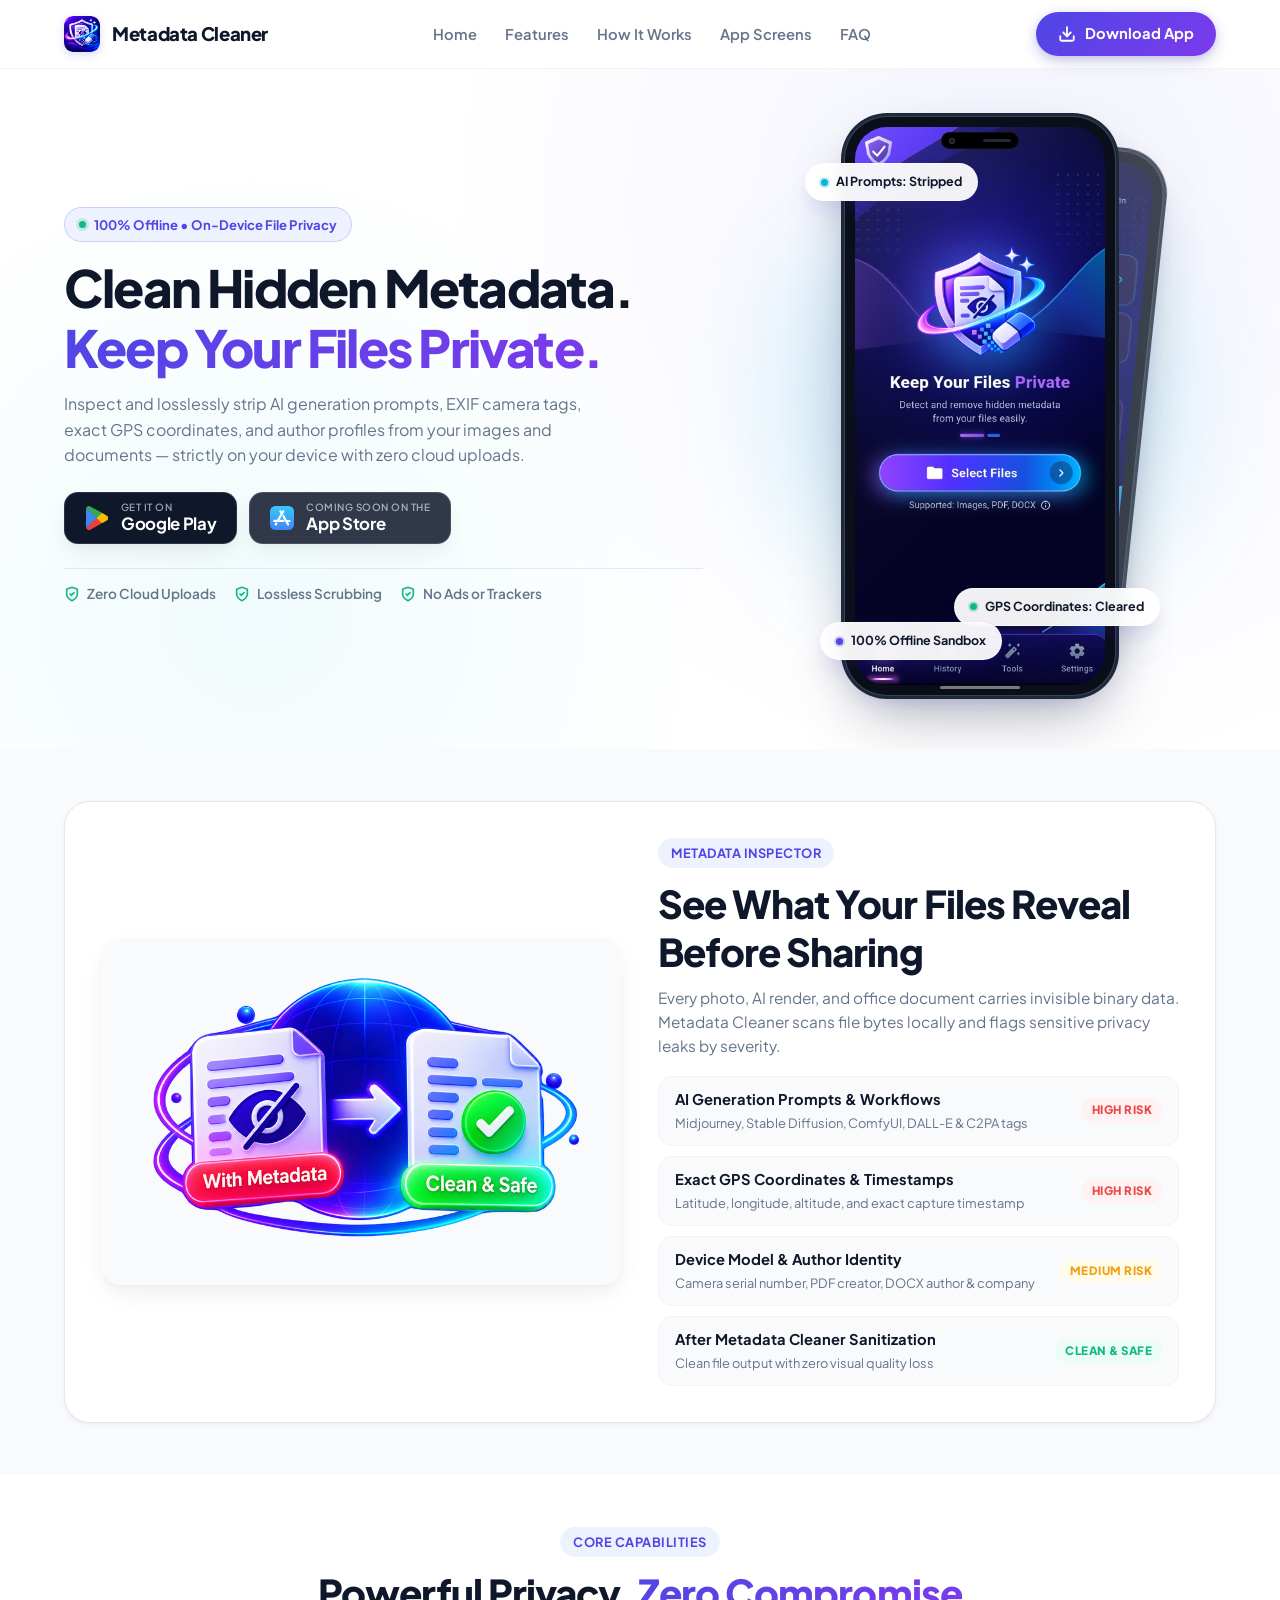
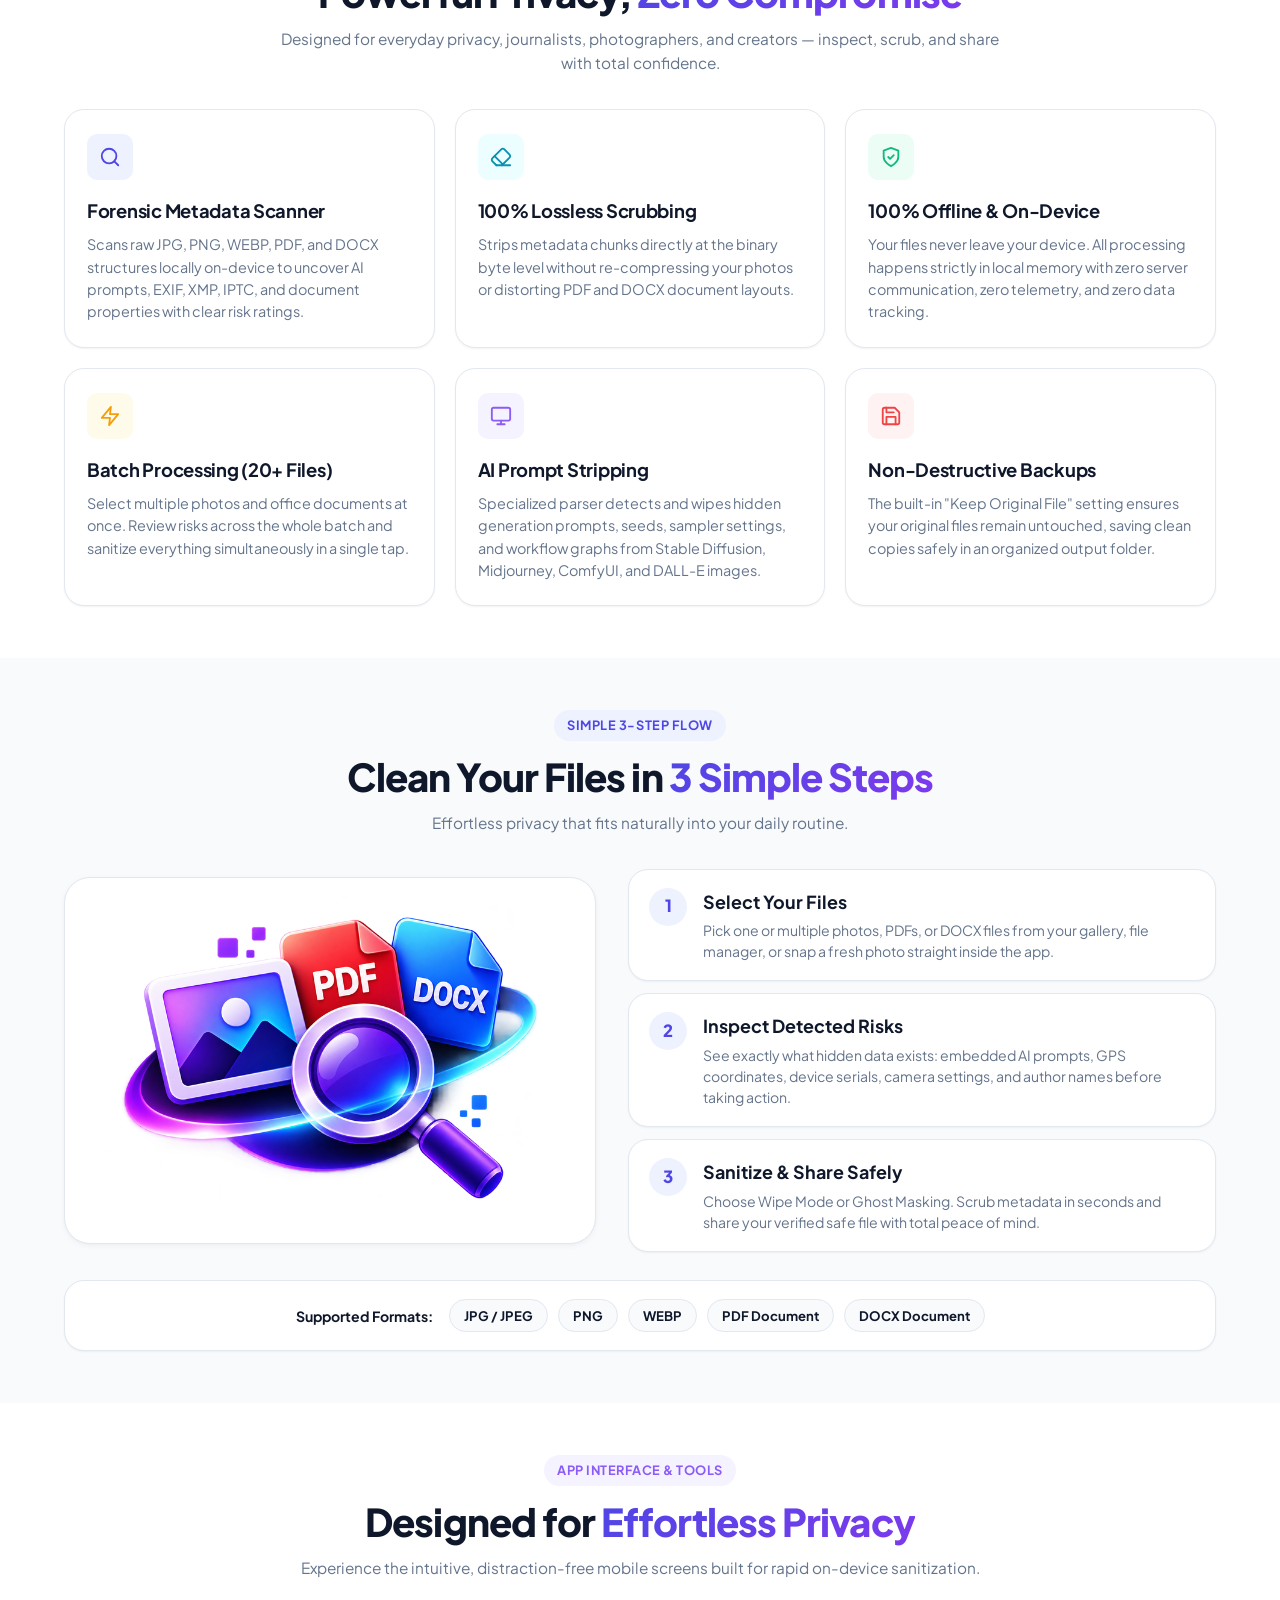
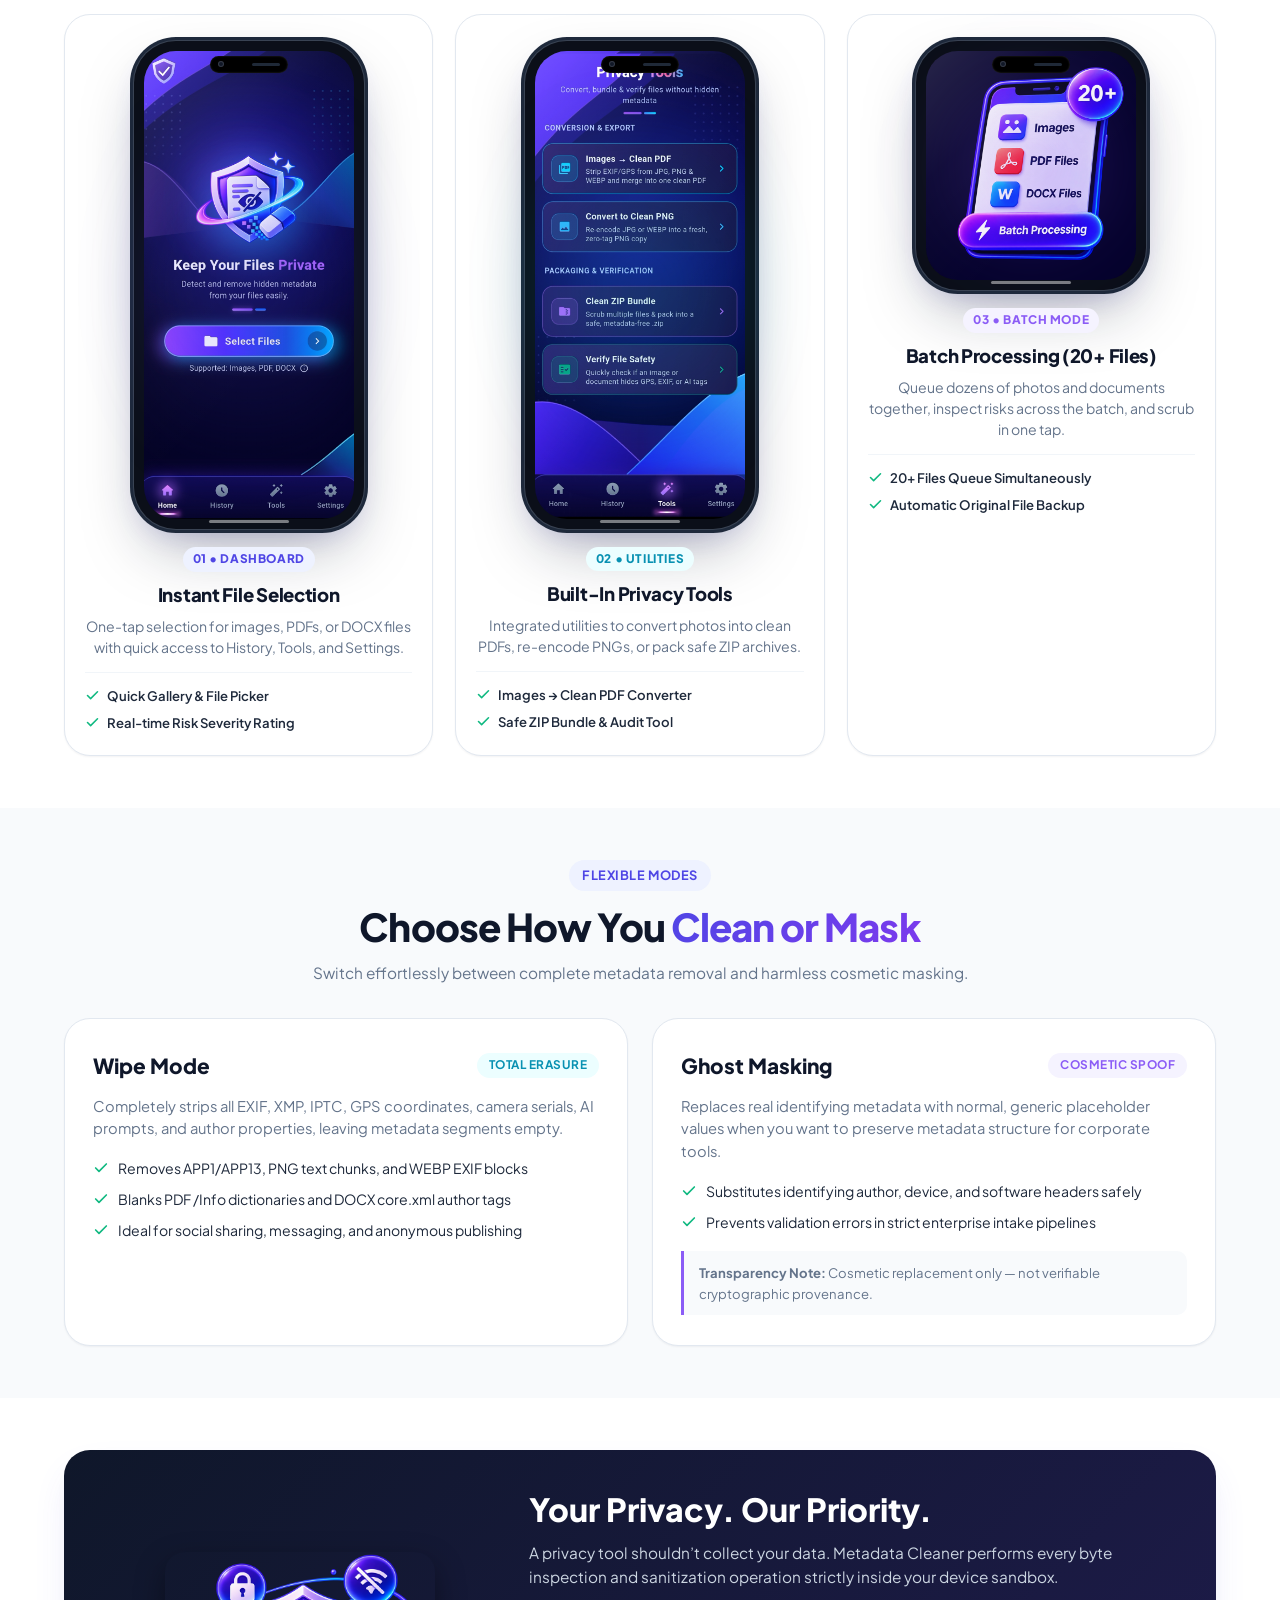
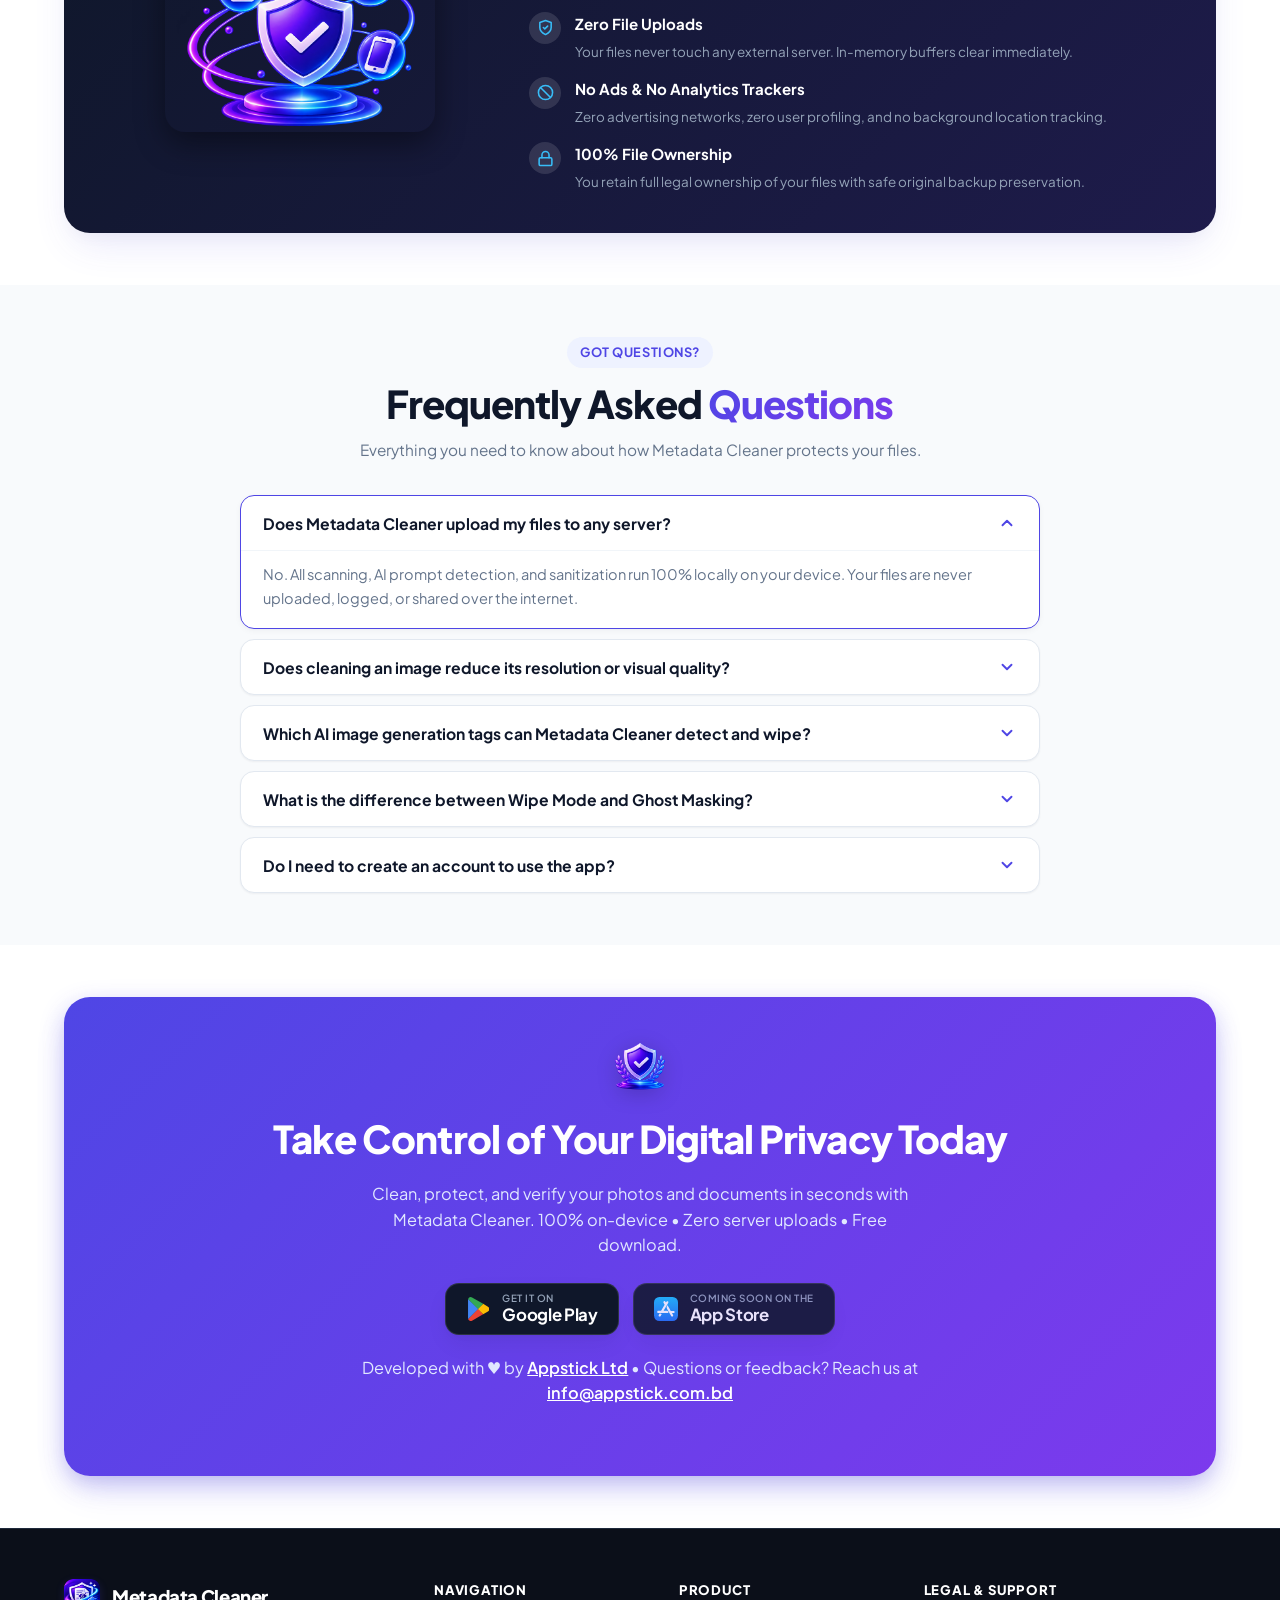
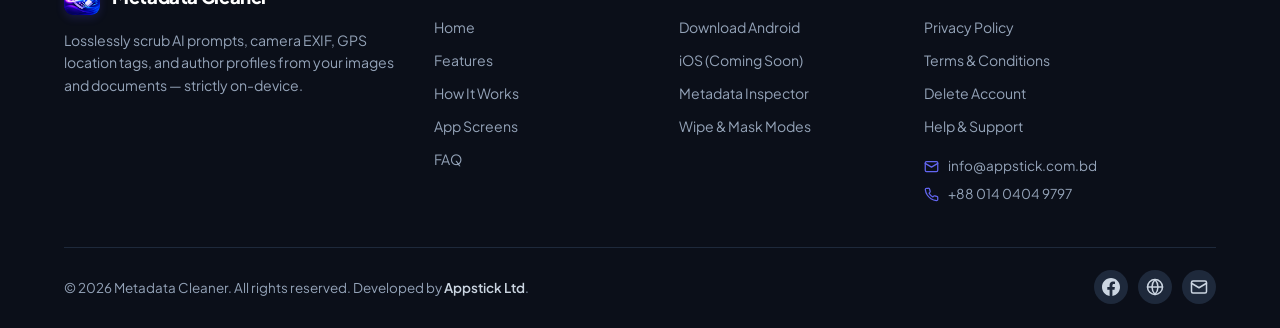
<file: index.html>
<!DOCTYPE html>
<html lang="en">

<head>
  <meta charset="UTF-8" />
  <meta name="viewport" content="width=device-width, initial-scale=1.0" />
  <title>Metadata Cleaner — AI Metadata &amp; Document Privacy Sanitizer</title>
  <meta name="description"
    content="Metadata Cleaner: losslessly inspect, strip, or mask AI generation prompts, EXIF, GPS coordinates, and hidden author tags from JPG, PNG, WEBP, PDF, and DOCX files — 100% on-device." />
  <meta name="theme-color" content="#4F46E5" />
  <link rel="icon" type="image/png" href="assets/favicon.png" />
  <link rel="preconnect" href="https://fonts.googleapis.com" />
  <link rel="preconnect" href="https://fonts.gstatic.com" crossorigin />
  <link href="https://fonts.googleapis.com/css2?family=Plus+Jakarta+Sans:wght@400;500;600;700;800&display=swap"
    rel="stylesheet" />
  <link rel="stylesheet" href="styles.css" />
</head>

<body id="top">

  <!-- =====================================================================
       Header / Navigation
       ===================================================================== -->
  <header class="site-header">
    <div class="container">
      <nav class="navbar" aria-label="Main Navigation">
        <a href="#top" class="brand-logo" aria-label="Metadata Cleaner Home">
          <img src="assets/logo.png" alt="Metadata Cleaner Logo" class="brand-icon" width="38" height="38" />
          <span class="brand-name">Metadata Cleaner</span>
        </a>

        <ul class="nav-menu">
          <li><a href="#top" class="nav-link active">Home</a></li>
          <li><a href="#features" class="nav-link">Features</a></li>
          <li><a href="#how-it-works" class="nav-link">How It Works</a></li>
          <li><a href="#screens" class="nav-link">App Screens</a></li>
          <li><a href="#faq" class="nav-link">FAQ</a></li>
        </ul>

        <div class="header-actions">
          <a href="#download" class="btn-primary">
            <svg width="18" height="18" viewBox="0 0 24 24" fill="none" stroke="currentColor" stroke-width="2.4"
              stroke-linecap="round" stroke-linejoin="round" aria-hidden="true">
              <path d="M21 15v4a2 2 0 0 1-2 2H5a2 2 0 0 1-2-2v-4"></path>
              <polyline points="7 10 12 15 17 10"></polyline>
              <line x1="12" y1="15" x2="12" y2="3"></line>
            </svg>
            <span>Download App</span>
          </a>

          <button class="mobile-nav-toggle" aria-label="Toggle mobile menu">
            <span></span>
            <span></span>
            <span></span>
          </button>
        </div>
      </nav>
    </div>
  </header>

  <main>
    <!-- ===================================================================
         Hero Section (Layered Dual-Screen Mockup)
         =================================================================== -->
    <section class="hero-section">
      <div class="container hero-grid">
        <div class="hero-content">
          <div class="hero-badge">
            <span class="hero-badge-dot"></span>
            <span>100% Offline &bull; On-Device File Privacy</span>
          </div>

          <h1 class="hero-title">
            Clean Hidden Metadata. <span class="text-gradient">Keep Your Files Private.</span>
          </h1>

          <p class="hero-subtitle">
            Inspect and losslessly strip AI generation prompts, EXIF camera tags,
            exact GPS coordinates, and author profiles from your images and documents &mdash;
            strictly on your device with zero cloud uploads.
          </p>

          <div class="hero-actions">
            <div class="store-buttons">
              <!-- Google Play Store Button -->
              <a href="#download" class="store-btn" aria-label="Download on Google Play">
                <span class="store-btn-icon">
                  <img src="assets/google-play.svg" alt="Google Play" width="26" height="26" />
                </span>
                <div class="store-btn-text">
                  <span class="store-btn-sub">GET IT ON</span>
                  <span class="store-btn-main">Google Play</span>
                </div>
              </a>

              <!-- App Store Button (Coming Soon) -->
              <div class="store-btn store-btn-soon" aria-label="App Store version coming soon">
                <span class="store-btn-icon">
                  <img src="assets/app-store.svg" alt="App Store" width="26" height="26" />
                </span>
                <div class="store-btn-text">
                  <span class="store-btn-sub">Coming soon on the</span>
                  <span class="store-btn-main">App Store</span>
                </div>
              </div>
            </div>
          </div>

          <div class="hero-trust">
            <div class="trust-item">
              <svg class="trust-icon" viewBox="0 0 24 24" fill="none" stroke="currentColor" stroke-width="2.5"
                stroke-linecap="round" stroke-linejoin="round" aria-hidden="true">
                <path d="M12 22s8-4 8-10V5l-8-3-8 3v7c0 6 8 10 8 10Z" />
                <path d="m9 12 2 2 4-4" />
              </svg>
              <span>Zero Cloud Uploads</span>
            </div>

            <div class="trust-item">
              <svg class="trust-icon" viewBox="0 0 24 24" fill="none" stroke="currentColor" stroke-width="2.5"
                stroke-linecap="round" stroke-linejoin="round" aria-hidden="true">
                <path d="M12 22s8-4 8-10V5l-8-3-8 3v7c0 6 8 10 8 10Z" />
                <path d="m9 12 2 2 4-4" />
              </svg>
              <span>Lossless Scrubbing</span>
            </div>

            <div class="trust-item">
              <svg class="trust-icon" viewBox="0 0 24 24" fill="none" stroke="currentColor" stroke-width="2.5"
                stroke-linecap="round" stroke-linejoin="round" aria-hidden="true">
                <path d="M12 22s8-4 8-10V5l-8-3-8 3v7c0 6 8 10 8 10Z" />
                <path d="m9 12 2 2 4-4" />
              </svg>
              <span>No Ads or Trackers</span>
            </div>
          </div>
        </div>

        <!-- Enhanced Hero Phone Showcase -->
        <div class="hero-visual">
          <div class="hero-ambient-glow" aria-hidden="true"></div>

          <div class="hero-showcase-container">
            <!-- Floating Chips -->
            <div class="floating-chip floating-chip--top-left">
              <span class="chip-dot chip-dot--cyan"></span>
              <span>AI Prompts: Stripped</span>
            </div>

            <div class="floating-chip floating-chip--bottom-right">
              <span class="chip-dot chip-dot--emerald"></span>
              <span>GPS Coordinates: Cleared</span>
            </div>

            <div class="floating-chip floating-chip--bottom-left">
              <span class="chip-dot chip-dot--indigo"></span>
              <span>100% Offline Sandbox</span>
            </div>

            <!-- Layered Secondary Phone (Peeking behind) -->
            <div class="hero-layered-phone">
              <div class="phone-device">
                <div class="phone-dynamic-island">
                  <div class="phone-camera-lens"></div>
                  <div class="phone-speaker-bar"></div>
                </div>
                <div class="phone-screen-display">
                  <img src="assets/screen-tools.png" alt="Privacy tools preview" width="390" height="869" />
                </div>
                <div class="phone-home-indicator"></div>
              </div>
            </div>

            <!-- Primary Foreground Phone -->
            <div class="hero-primary-phone">
              <div class="phone-device">
                <div class="phone-dynamic-island">
                  <div class="phone-camera-lens"></div>
                  <div class="phone-speaker-bar"></div>
                </div>
                <div class="phone-screen-display">
                  <img src="assets/screen-home.png"
                    alt="Metadata Cleaner mobile home screen showing simple clean interface" width="389" height="868"
                    priority />
                </div>
                <div class="phone-home-indicator"></div>
              </div>
            </div>
          </div>
        </div>
      </div>
    </section>

    <!-- ===================================================================
         Before & After Showcase / Leak Inspector
         =================================================================== -->
    <section class="section-padding section-alt" id="inspector">
      <div class="container">
        <div class="showcase-grid">
          <div class="showcase-media">
            <img src="assets/clean-compare.png"
              alt="Comparison showing a file with hidden metadata versus sanitized file" width="880" height="586"
              loading="lazy" />
          </div>

          <div>
            <div class="badge-tag">Metadata Inspector</div>
            <h2 class="section-title">See What Your Files Reveal Before Sharing</h2>
            <p class="section-subtitle">
              Every photo, AI render, and office document carries invisible binary data.
              Metadata Cleaner scans file bytes locally and flags sensitive privacy leaks by severity.
            </p>

            <div class="risk-list">
              <div class="risk-item">
                <div class="risk-item-info">
                  <strong>AI Generation Prompts &amp; Workflows</strong>
                  <span>Midjourney, Stable Diffusion, ComfyUI, DALL-E &amp; C2PA tags</span>
                </div>
                <span class="risk-badge risk-badge--high">High Risk</span>
              </div>

              <div class="risk-item">
                <div class="risk-item-info">
                  <strong>Exact GPS Coordinates &amp; Timestamps</strong>
                  <span>Latitude, longitude, altitude, and exact capture timestamp</span>
                </div>
                <span class="risk-badge risk-badge--high">High Risk</span>
              </div>

              <div class="risk-item">
                <div class="risk-item-info">
                  <strong>Device Model &amp; Author Identity</strong>
                  <span>Camera serial number, PDF creator, DOCX author &amp; company</span>
                </div>
                <span class="risk-badge risk-badge--med">Medium Risk</span>
              </div>

              <div class="risk-item">
                <div class="risk-item-info">
                  <strong>After Metadata Cleaner Sanitization</strong>
                  <span>Clean file output with zero visual quality loss</span>
                </div>
                <span class="risk-badge risk-badge--clean">Clean &amp; Safe</span>
              </div>
            </div>
          </div>
        </div>
      </div>
    </section>

    <!-- ===================================================================
         Core Features
         =================================================================== -->
    <section class="section-padding" id="features">
      <div class="container">
        <div class="section-header">
          <div class="badge-tag">Core Capabilities</div>
          <h2 class="section-title">Powerful Privacy, <span class="text-gradient">Zero Compromise</span></h2>
          <p class="section-subtitle">
            Designed for everyday privacy, journalists, photographers, and creators &mdash;
            inspect, scrub, and share with total confidence.
          </p>
        </div>

        <div class="features-grid">
          <!-- Feature 1 -->
          <article class="feature-card">
            <div class="feature-icon-wrapper feature-icon--indigo">
              <svg viewBox="0 0 24 24" fill="none" stroke="currentColor" stroke-width="2" stroke-linecap="round"
                stroke-linejoin="round" aria-hidden="true">
                <circle cx="11" cy="11" r="8" />
                <path d="m21 21-4.3-4.3" />
              </svg>
            </div>
            <h3>Forensic Metadata Scanner</h3>
            <p>
              Scans raw JPG, PNG, WEBP, PDF, and DOCX structures locally on-device to uncover
              AI prompts, EXIF, XMP, IPTC, and document properties with clear risk ratings.
            </p>
          </article>

          <!-- Feature 2 -->
          <article class="feature-card">
            <div class="feature-icon-wrapper feature-icon--cyan">
              <svg viewBox="0 0 24 24" fill="none" stroke="currentColor" stroke-width="2" stroke-linecap="round"
                stroke-linejoin="round" aria-hidden="true">
                <path d="m7 21-4.3-4.3c-1-1-1-2.5 0-3.4l9.6-9.6c1-1 2.5-1 3.4 0l5.6 5.6c1 1 1 2.5 0 3.4L13 21" />
                <path d="M22 21H7" />
                <path d="m5 11 9 9" />
              </svg>
            </div>
            <h3>100% Lossless Scrubbing</h3>
            <p>
              Strips metadata chunks directly at the binary byte level without re-compressing
              your photos or distorting PDF and DOCX document layouts.
            </p>
          </article>

          <!-- Feature 3 -->
          <article class="feature-card">
            <div class="feature-icon-wrapper feature-icon--emerald">
              <svg viewBox="0 0 24 24" fill="none" stroke="currentColor" stroke-width="2" stroke-linecap="round"
                stroke-linejoin="round" aria-hidden="true">
                <path d="M12 22s8-4 8-10V5l-8-3-8 3v7c0 6 8 10 8 10Z" />
                <path d="m9 12 2 2 4-4" />
              </svg>
            </div>
            <h3>100% Offline &amp; On-Device</h3>
            <p>
              Your files never leave your device. All processing happens strictly in local memory
              with zero server communication, zero telemetry, and zero data tracking.
            </p>
          </article>

          <!-- Feature 4 -->
          <article class="feature-card">
            <div class="feature-icon-wrapper feature-icon--amber">
              <svg viewBox="0 0 24 24" fill="none" stroke="currentColor" stroke-width="2" stroke-linecap="round"
                stroke-linejoin="round" aria-hidden="true">
                <polygon points="13 2 3 14 12 14 11 22 21 10 12 10 13 2" />
              </svg>
            </div>
            <h3>Batch Processing (20+ Files)</h3>
            <p>
              Select multiple photos and office documents at once. Review risks across the whole
              batch and sanitize everything simultaneously in a single tap.
            </p>
          </article>

          <!-- Feature 5 -->
          <article class="feature-card">
            <div class="feature-icon-wrapper feature-icon--purple">
              <svg viewBox="0 0 24 24" fill="none" stroke="currentColor" stroke-width="2" stroke-linecap="round"
                stroke-linejoin="round" aria-hidden="true">
                <rect x="2" y="3" width="20" height="14" rx="2" />
                <line x1="8" y1="21" x2="16" y2="21" />
                <line x1="12" y1="17" x2="12" y2="21" />
              </svg>
            </div>
            <h3>AI Prompt Stripping</h3>
            <p>
              Specialized parser detects and wipes hidden generation prompts, seeds, sampler settings,
              and workflow graphs from Stable Diffusion, Midjourney, ComfyUI, and DALL-E images.
            </p>
          </article>

          <!-- Feature 6 -->
          <article class="feature-card">
            <div class="feature-icon-wrapper feature-icon--rose">
              <svg viewBox="0 0 24 24" fill="none" stroke="currentColor" stroke-width="2" stroke-linecap="round"
                stroke-linejoin="round" aria-hidden="true">
                <path d="M19 21H5a2 2 0 0 1-2-2V5a2 2 0 0 1 2-2h11l5 5v11a2 2 0 0 1-2 2z" />
                <polyline points="17 21 17 13 7 13 7 21" />
                <polyline points="7 3 7 8 15 8" />
              </svg>
            </div>
            <h3>Non-Destructive Backups</h3>
            <p>
              The built-in "Keep Original File" setting ensures your original files remain
              untouched, saving clean copies safely in an organized output folder.
            </p>
          </article>
        </div>
      </div>
    </section>

    <!-- ===================================================================
         How It Works (3 Steps with Visual Inspector)
         =================================================================== -->
    <section class="section-padding section-alt" id="how-it-works">
      <div class="container">
        <div class="section-header">
          <div class="badge-tag">Simple 3-Step Flow</div>
          <h2 class="section-title">Clean Your Files in <span class="text-gradient">3 Simple Steps</span></h2>
          <p class="section-subtitle">
            Effortless privacy that fits naturally into your daily routine.
          </p>
        </div>

        <div class="workflow-layout">
          <!-- Left Visual Card -->
          <div class="workflow-visual-card">
            <img src="assets/find-metadata.png" alt="Inspection of files and metadata" width="820" height="546"
              loading="lazy" />
          </div>

          <!-- Right Step Cards -->
          <div class="steps-list">
            <div class="step-row-card">
              <div class="step-badge-num">1</div>
              <div class="step-row-content">
                <h3>Select Your Files</h3>
                <p>
                  Pick one or multiple photos, PDFs, or DOCX files from your gallery, file manager,
                  or snap a fresh photo straight inside the app.
                </p>
              </div>
            </div>

            <div class="step-row-card">
              <div class="step-badge-num">2</div>
              <div class="step-row-content">
                <h3>Inspect Detected Risks</h3>
                <p>
                  See exactly what hidden data exists: embedded AI prompts, GPS coordinates,
                  device serials, camera settings, and author names before taking action.
                </p>
              </div>
            </div>

            <div class="step-row-card">
              <div class="step-badge-num">3</div>
              <div class="step-row-content">
                <h3>Sanitize &amp; Share Safely</h3>
                <p>
                  Choose Wipe Mode or Ghost Masking. Scrub metadata in seconds and share your
                  verified safe file with total peace of mind.
                </p>
              </div>
            </div>
          </div>
        </div>

        <!-- Format Strip -->
        <div class="formats-strip">
          <span class="formats-label">Supported Formats:</span>
          <span class="format-pill">JPG / JPEG</span>
          <span class="format-pill">PNG</span>
          <span class="format-pill">WEBP</span>
          <span class="format-pill">PDF Document</span>
          <span class="format-pill">DOCX Document</span>
        </div>
      </div>
    </section>

    <!-- ===================================================================
         DEDICATED APP SCREENS SHOWCASE (3-Device Showcase)
         =================================================================== -->
    <section class="section-padding" id="screens">
      <div class="container">
        <div class="section-header">
          <div class="badge-tag badge-tag--purple">App Interface &amp; Tools</div>
          <h2 class="section-title">Designed for <span class="text-gradient">Effortless Privacy</span></h2>
          <p class="section-subtitle">
            Experience the intuitive, distraction-free mobile screens built for rapid on-device sanitization.
          </p>
        </div>

        <div class="app-showcase-grid">
          <!-- Screen 1: Home Dashboard -->
          <article class="showcase-screen-card">
            <div class="showcase-device-wrapper">
              <div class="showcase-device-glow showcase-device-glow--indigo"></div>
              <div class="phone-device">
                <div class="phone-dynamic-island">
                  <div class="phone-camera-lens"></div>
                  <div class="phone-speaker-bar"></div>
                </div>
                <div class="phone-screen-display">
                  <img src="assets/screen-home.png" alt="Metadata Cleaner mobile home dashboard screen" width="389"
                    height="868" loading="lazy" />
                </div>
                <div class="phone-home-indicator"></div>
              </div>
            </div>

            <div class="showcase-card-body">
              <span class="showcase-tag showcase-tag--indigo">01 &bull; Dashboard</span>
              <h3>Instant File Selection</h3>
              <p>
                One-tap selection for images, PDFs, or DOCX files with quick access to History, Tools, and Settings.
              </p>
              <div class="showcase-feature-bullets">
                <div class="showcase-bullet">
                  <svg class="showcase-bullet-icon" viewBox="0 0 24 24" fill="none" stroke="currentColor"
                    stroke-width="2.5" stroke-linecap="round" stroke-linejoin="round">
                    <polyline points="20 6 9 17 4 12" />
                  </svg>
                  <span>Quick Gallery &amp; File Picker</span>
                </div>
                <div class="showcase-bullet">
                  <svg class="showcase-bullet-icon" viewBox="0 0 24 24" fill="none" stroke="currentColor"
                    stroke-width="2.5" stroke-linecap="round" stroke-linejoin="round">
                    <polyline points="20 6 9 17 4 12" />
                  </svg>
                  <span>Real-time Risk Severity Rating</span>
                </div>
              </div>
            </div>
          </article>

          <!-- Screen 2: Privacy Tools -->
          <article class="showcase-screen-card">
            <div class="showcase-device-wrapper">
              <div class="showcase-device-glow showcase-device-glow--cyan"></div>
              <div class="phone-device">
                <div class="phone-dynamic-island">
                  <div class="phone-camera-lens"></div>
                  <div class="phone-speaker-bar"></div>
                </div>
                <div class="phone-screen-display">
                  <img src="assets/screen-tools.png" alt="Metadata Cleaner built-in privacy tools screen" width="390"
                    height="869" loading="lazy" />
                </div>
                <div class="phone-home-indicator"></div>
              </div>
            </div>

            <div class="showcase-card-body">
              <span class="showcase-tag showcase-tag--cyan">02 &bull; Utilities</span>
              <h3>Built-In Privacy Tools</h3>
              <p>
                Integrated utilities to convert photos into clean PDFs, re-encode PNGs, or pack safe ZIP archives.
              </p>
              <div class="showcase-feature-bullets">
                <div class="showcase-bullet">
                  <svg class="showcase-bullet-icon" viewBox="0 0 24 24" fill="none" stroke="currentColor"
                    stroke-width="2.5" stroke-linecap="round" stroke-linejoin="round">
                    <polyline points="20 6 9 17 4 12" />
                  </svg>
                  <span>Images &rarr; Clean PDF Converter</span>
                </div>
                <div class="showcase-bullet">
                  <svg class="showcase-bullet-icon" viewBox="0 0 24 24" fill="none" stroke="currentColor"
                    stroke-width="2.5" stroke-linecap="round" stroke-linejoin="round">
                    <polyline points="20 6 9 17 4 12" />
                  </svg>
                  <span>Safe ZIP Bundle &amp; Audit Tool</span>
                </div>
              </div>
            </div>
          </article>

          <!-- Screen 3: Batch Processing -->
          <article class="showcase-screen-card">
            <div class="showcase-device-wrapper">
              <div class="showcase-device-glow showcase-device-glow--purple"></div>
              <div class="phone-device">
                <div class="phone-dynamic-island">
                  <div class="phone-camera-lens"></div>
                  <div class="phone-speaker-bar"></div>
                </div>
                <div class="phone-screen-display">
                  <img src="assets/batch-phone.png" alt="Metadata Cleaner batch processing mobile screen" width="760"
                    height="831" loading="lazy" />
                </div>
                <div class="phone-home-indicator"></div>
              </div>
            </div>

            <div class="showcase-card-body">
              <span class="showcase-tag showcase-tag--purple">03 &bull; Batch Mode</span>
              <h3>Batch Processing (20+ Files)</h3>
              <p>
                Queue dozens of photos and documents together, inspect risks across the batch, and scrub in one tap.
              </p>
              <div class="showcase-feature-bullets">
                <div class="showcase-bullet">
                  <svg class="showcase-bullet-icon" viewBox="0 0 24 24" fill="none" stroke="currentColor"
                    stroke-width="2.5" stroke-linecap="round" stroke-linejoin="round">
                    <polyline points="20 6 9 17 4 12" />
                  </svg>
                  <span>20+ Files Queue Simultaneously</span>
                </div>
                <div class="showcase-bullet">
                  <svg class="showcase-bullet-icon" viewBox="0 0 24 24" fill="none" stroke="currentColor"
                    stroke-width="2.5" stroke-linecap="round" stroke-linejoin="round">
                    <polyline points="20 6 9 17 4 12" />
                  </svg>
                  <span>Automatic Original File Backup</span>
                </div>
              </div>
            </div>
          </article>
        </div>
      </div>
    </section>

    <!-- ===================================================================
         Sanitization Modes (Wipe vs Ghost Mask)
         =================================================================== -->
    <section class="section-padding section-alt" id="modes">
      <div class="container">
        <div class="section-header">
          <div class="badge-tag">Flexible Modes</div>
          <h2 class="section-title">Choose How You <span class="text-gradient">Clean or Mask</span></h2>
          <p class="section-subtitle">
            Switch effortlessly between complete metadata removal and harmless cosmetic masking.
          </p>
        </div>

        <div class="modes-grid">
          <!-- Wipe Mode -->
          <article class="mode-card">
            <div class="mode-header">
              <h3>Wipe Mode</h3>
              <span class="mode-badge mode-badge--cyan">Total Erasure</span>
            </div>
            <p class="mode-desc">
              Completely strips all EXIF, XMP, IPTC, GPS coordinates, camera serials,
              AI prompts, and author properties, leaving metadata segments empty.
            </p>
            <ul class="mode-list">
              <li>
                <svg class="mode-list-icon" viewBox="0 0 24 24" fill="none" stroke="currentColor" stroke-width="2.5"
                  stroke-linecap="round" stroke-linejoin="round" aria-hidden="true">
                  <polyline points="20 6 9 17 4 12" />
                </svg>
                <span>Removes APP1/APP13, PNG text chunks, and WEBP EXIF blocks</span>
              </li>
              <li>
                <svg class="mode-list-icon" viewBox="0 0 24 24" fill="none" stroke="currentColor" stroke-width="2.5"
                  stroke-linecap="round" stroke-linejoin="round" aria-hidden="true">
                  <polyline points="20 6 9 17 4 12" />
                </svg>
                <span>Blanks PDF /Info dictionaries and DOCX core.xml author tags</span>
              </li>
              <li>
                <svg class="mode-list-icon" viewBox="0 0 24 24" fill="none" stroke="currentColor" stroke-width="2.5"
                  stroke-linecap="round" stroke-linejoin="round" aria-hidden="true">
                  <polyline points="20 6 9 17 4 12" />
                </svg>
                <span>Ideal for social sharing, messaging, and anonymous publishing</span>
              </li>
            </ul>
          </article>

          <!-- Ghost Masking Mode -->
          <article class="mode-card">
            <div class="mode-header">
              <h3>Ghost Masking</h3>
              <span class="mode-badge mode-badge--purple">Cosmetic Spoof</span>
            </div>
            <p class="mode-desc">
              Replaces real identifying metadata with normal, generic placeholder values
              when you want to preserve metadata structure for corporate tools.
            </p>
            <ul class="mode-list">
              <li>
                <svg class="mode-list-icon" viewBox="0 0 24 24" fill="none" stroke="currentColor" stroke-width="2.5"
                  stroke-linecap="round" stroke-linejoin="round" aria-hidden="true">
                  <polyline points="20 6 9 17 4 12" />
                </svg>
                <span>Substitutes identifying author, device, and software headers safely</span>
              </li>
              <li>
                <svg class="mode-list-icon" viewBox="0 0 24 24" fill="none" stroke="currentColor" stroke-width="2.5"
                  stroke-linecap="round" stroke-linejoin="round" aria-hidden="true">
                  <polyline points="20 6 9 17 4 12" />
                </svg>
                <span>Prevents validation errors in strict enterprise intake pipelines</span>
              </li>
            </ul>
            <div class="mode-callout">
              <strong>Transparency Note:</strong> Cosmetic replacement only &mdash;
              not verifiable cryptographic provenance.
            </div>
          </article>
        </div>
      </div>
    </section>

    <!-- ===================================================================
         Zero-Telemetry Privacy Guarantee
         =================================================================== -->
    <section class="section-padding" id="privacy-guarantee">
      <div class="container">
        <div class="privacy-banner-card">
          <div class="privacy-banner-visual">
            <img src="assets/offline-shield.png"
              alt="Offline security shield showing lock and local on-device processing" width="320" height="213"
              loading="lazy" />
          </div>

          <div class="privacy-banner-content">
            <h2>Your Privacy. Our Priority.</h2>
            <p>
              A privacy tool shouldn&rsquo;t collect your data. Metadata Cleaner performs every byte
              inspection and sanitization operation strictly inside your device sandbox.
            </p>

            <div class="privacy-pillars-grid">
              <div class="privacy-pillar-item">
                <div class="privacy-pillar-icon">
                  <svg viewBox="0 0 24 24" fill="none" stroke="currentColor" stroke-width="2.2" stroke-linecap="round"
                    stroke-linejoin="round" aria-hidden="true">
                    <path d="M12 22s8-4 8-10V5l-8-3-8 3v7c0 6 8 10 8 10Z" />
                    <path d="m9 12 2 2 4-4" />
                  </svg>
                </div>
                <div class="privacy-pillar-text">
                  <strong>Zero File Uploads</strong>
                  <span>Your files never touch any external server. In-memory buffers clear immediately.</span>
                </div>
              </div>

              <div class="privacy-pillar-item">
                <div class="privacy-pillar-icon">
                  <svg viewBox="0 0 24 24" fill="none" stroke="currentColor" stroke-width="2.2" stroke-linecap="round"
                    stroke-linejoin="round" aria-hidden="true">
                    <circle cx="12" cy="12" r="10" />
                    <path d="m4.9 4.9 14.2 14.2" />
                  </svg>
                </div>
                <div class="privacy-pillar-text">
                  <strong>No Ads &amp; No Analytics Trackers</strong>
                  <span>Zero advertising networks, zero user profiling, and no background location tracking.</span>
                </div>
              </div>

              <div class="privacy-pillar-item">
                <div class="privacy-pillar-icon">
                  <svg viewBox="0 0 24 24" fill="none" stroke="currentColor" stroke-width="2.2" stroke-linecap="round"
                    stroke-linejoin="round" aria-hidden="true">
                    <rect x="3" y="11" width="18" height="11" rx="2" />
                    <path d="M7 11V7a5 5 0 0 1 10 0v4" />
                  </svg>
                </div>
                <div class="privacy-pillar-text">
                  <strong>100% File Ownership</strong>
                  <span>You retain full legal ownership of your files with safe original backup preservation.</span>
                </div>
              </div>
            </div>
          </div>
        </div>
      </div>
    </section>

    <!-- ===================================================================
         Frequently Asked Questions (Accordion)
         =================================================================== -->
    <section class="section-padding section-alt" id="faq">
      <div class="container">
        <div class="section-header">
          <div class="badge-tag">Got Questions?</div>
          <h2 class="section-title">Frequently Asked <span class="text-gradient">Questions</span></h2>
          <p class="section-subtitle">Everything you need to know about how Metadata Cleaner protects your files.</p>
        </div>

        <div class="faq-list">
          <div class="faq-item active">
            <button class="faq-question">
              <span>Does Metadata Cleaner upload my files to any server?</span>
              <span class="faq-icon">
                <svg width="18" height="18" viewBox="0 0 24 24" fill="none" stroke="currentColor" stroke-width="2.5"
                  stroke-linecap="round" stroke-linejoin="round">
                  <polyline points="6 9 12 15 18 9" />
                </svg>
              </span>
            </button>
            <div class="faq-answer">
              No. All scanning, AI prompt detection, and sanitization run 100% locally on your device.
              Your files are never uploaded, logged, or shared over the internet.
            </div>
          </div>

          <div class="faq-item">
            <button class="faq-question">
              <span>Does cleaning an image reduce its resolution or visual quality?</span>
              <span class="faq-icon">
                <svg width="18" height="18" viewBox="0 0 24 24" fill="none" stroke="currentColor" stroke-width="2.5"
                  stroke-linecap="round" stroke-linejoin="round">
                  <polyline points="6 9 12 15 18 9" />
                </svg>
              </span>
            </button>
            <div class="faq-answer">
              No. In Wipe and Ghost Mask modes, Metadata Cleaner strips or replaces binary metadata
              markers directly without re-compressing image pixels. Your visual image quality remains 100% untouched.
            </div>
          </div>

          <div class="faq-item">
            <button class="faq-question">
              <span>Which AI image generation tags can Metadata Cleaner detect and wipe?</span>
              <span class="faq-icon">
                <svg width="18" height="18" viewBox="0 0 24 24" fill="none" stroke="currentColor" stroke-width="2.5"
                  stroke-linecap="round" stroke-linejoin="round">
                  <polyline points="6 9 12 15 18 9" />
                </svg>
              </span>
            </button>
            <div class="faq-answer">
              Metadata Cleaner detects embedded positive prompts, negative prompts, seed numbers, sampler settings,
              ComfyUI workflow JSON graphs, Midjourney, DALL-E, ChatGPT, Adobe Firefly, NovelAI, and C2PA /
              digitalSourceType tags in PNG, JPG, and WEBP files.
            </div>
          </div>

          <div class="faq-item">
            <button class="faq-question">
              <span>What is the difference between Wipe Mode and Ghost Masking?</span>
              <span class="faq-icon">
                <svg width="18" height="18" viewBox="0 0 24 24" fill="none" stroke="currentColor" stroke-width="2.5"
                  stroke-linecap="round" stroke-linejoin="round">
                  <polyline points="6 9 12 15 18 9" />
                </svg>
              </span>
            </button>
            <div class="faq-answer">
              Wipe Mode strips all metadata completely, leaving headers blank. Ghost Masking replaces personal
              author, device, and GPS fields with generic, normal placeholders so parsers don't report empty header
              errors.
            </div>
          </div>

          <div class="faq-item">
            <button class="faq-question">
              <span>Do I need to create an account to use the app?</span>
              <span class="faq-icon">
                <svg width="18" height="18" viewBox="0 0 24 24" fill="none" stroke="currentColor" stroke-width="2.5"
                  stroke-linecap="round" stroke-linejoin="round">
                  <polyline points="6 9 12 15 18 9" />
                </svg>
              </span>
            </button>
            <div class="faq-answer">
              Account sign-in is completely optional. You can use all core sanitization and privacy features
              as a guest without signing in or providing any personal details.
            </div>
          </div>
        </div>
      </div>
    </section>

    <!-- ===================================================================
         Download CTA Section
         =================================================================== -->
    <section class="cta-section" id="download">
      <div class="container">
        <div class="cta-card">
          <img src="assets/privacy-crest.png" alt="Privacy Shield Crest" class="cta-crest" width="72" height="60" />
          <h2>Take Control of Your Digital Privacy Today</h2>
          <p>
            Clean, protect, and verify your photos and documents in seconds with Metadata Cleaner.
            100% on-device &bull; Zero server uploads &bull; Free download.
          </p>

          <div class="cta-store-buttons">
            <a href="mailto:info@appstick.com.bd?subject=Metadata%20Cleaner%20Android%20Download%20Request"
              class="store-btn">
              <span class="store-btn-icon">
                <img src="assets/google-play.svg" alt="Google Play" width="26" height="26" />
              </span>
              <div class="store-btn-text">
                <span class="store-btn-sub">GET IT ON</span>
                <span class="store-btn-main">Google Play</span>
              </div>
            </a>

            <div class="store-btn store-btn-soon">
              <span class="store-btn-icon">
                <img src="assets/app-store.svg" alt="App Store" width="26" height="26" />
              </span>
              <div class="store-btn-text">
                <span class="store-btn-sub">Coming soon on the</span>
                <span class="store-btn-main">App Store</span>
              </div>
            </div>
          </div>

          <p class="cta-support-text">
            Developed with &hearts; by <a href="https://appstick.com.bd/" target="_blank"
              rel="noopener noreferrer">Appstick Ltd</a> &bull;
            Questions or feedback? Reach us at <a href="mailto:info@appstick.com.bd">info@appstick.com.bd</a>
          </p>
        </div>
      </div>
    </section>
  </main>

  <!-- =====================================================================
       Footer
       ===================================================================== -->
  <footer class="site-footer">
    <div class="container">
      <div class="footer-top">
        <!-- Col 1: Brand Info -->
        <div class="footer-brand">
          <a href="#top" class="brand-logo">
            <img src="assets/logo.png" alt="Metadata Cleaner Logo" class="brand-icon" width="34" height="34" />
            <span class="brand-name">Metadata Cleaner</span>
          </a>
          <p>
            Losslessly scrub AI prompts, camera EXIF, GPS location tags, and author profiles
            from your images and documents &mdash; strictly on-device.
          </p>
        </div>

        <!-- Col 2: Navigation -->
        <div class="footer-col">
          <h4>Navigation</h4>
          <ul class="footer-links">
            <li><a href="#top">Home</a></li>
            <li><a href="#features">Features</a></li>
            <li><a href="#how-it-works">How It Works</a></li>
            <li><a href="#screens">App Screens</a></li>
            <li><a href="#faq">FAQ</a></li>
          </ul>
        </div>

        <!-- Col 3: Product -->
        <div class="footer-col">
          <h4>Product</h4>
          <ul class="footer-links">
            <li><a href="#download">Download Android</a></li>
            <li><a href="#download">iOS (Coming Soon)</a></li>
            <li><a href="#inspector">Metadata Inspector</a></li>
            <li><a href="#modes">Wipe &amp; Mask Modes</a></li>
          </ul>
        </div>

        <!-- Col 4: Legal & Support -->
        <div class="footer-col">
          <h4>Legal &amp; Support</h4>
          <ul class="footer-links">
            <li><a href="privacy.html">Privacy Policy</a></li>
            <li><a href="terms.html">Terms &amp; Conditions</a></li>
            <li><a href="delete-account.html">Delete Account</a></li>
            <li><a href="mailto:info@appstick.com.bd">Help &amp; Support</a></li>
          </ul>
          <div style="margin-top: 18px;">
            <div class="footer-contact-item">
              <svg viewBox="0 0 24 24" fill="none" stroke="currentColor" stroke-width="2" stroke-linecap="round"
                stroke-linejoin="round" aria-hidden="true">
                <rect x="2" y="4" width="20" height="16" rx="2" />
                <path d="m22 7-10 6L2 7" />
              </svg>
              <a href="mailto:info@appstick.com.bd">info@appstick.com.bd</a>
            </div>
            <div class="footer-contact-item">
              <svg viewBox="0 0 24 24" fill="none" stroke="currentColor" stroke-width="2" stroke-linecap="round"
                stroke-linejoin="round" aria-hidden="true">
                <path
                  d="M22 16.92v3a2 2 0 0 1-2.18 2 19.79 19.79 0 0 1-8.63-3.07 19.5 19.5 0 0 1-6-6 19.79 19.79 0 0 1-3.07-8.67A2 2 0 0 1 4.11 2h3a2 2 0 0 1 2 1.72 12.84 12.84 0 0 0 .7 2.81 2 2 0 0 1-.45 2.11L8.09 9.91a16 16 0 0 0 6 6l1.27-1.27a2 2 0 0 1 2.11-.45 12.84 12.84 0 0 0 2.81.7A2 2 0 0 1 22 16.92z" />
              </svg>
              <a href="tel:+8801404049797">+88 014 0404 9797</a>
            </div>
          </div>
        </div>
      </div>

      <!-- Footer Bottom -->
      <div class="footer-bottom">
        <p>&copy; 2026 Metadata Cleaner. All rights reserved. Developed by <a href="https://appstick.com.bd/"
            target="_blank" rel="noopener noreferrer">Appstick Ltd</a>.</p>

        <div class="footer-socials">
          <a href="https://facebook.com/appstick.com.bd" target="_blank" rel="noopener noreferrer" class="social-link"
            aria-label="Facebook">
            <svg width="18" height="18" viewBox="0 0 24 24" fill="currentColor">
              <path
                d="M24 12.073C24 5.405 18.627 0 12 0S0 5.405 0 12.073C0 18.1 4.388 23.094 10.125 24v-8.437H7.078v-3.49h3.047V9.413c0-3.025 1.792-4.697 4.533-4.697 1.312 0 2.686.236 2.686.236v2.971H15.83c-1.491 0-1.956.93-1.956 1.886v2.264h3.328l-.532 3.49h-2.796V24C19.612 23.094 24 18.1 24 12.073z" />
            </svg>
          </a>
          <a href="https://appstick.com.bd/" target="_blank" rel="noopener noreferrer" class="social-link"
            aria-label="Appstick Website">
            <svg width="18" height="18" viewBox="0 0 24 24" fill="none" stroke="currentColor" stroke-width="2"
              stroke-linecap="round" stroke-linejoin="round">
              <circle cx="12" cy="12" r="10" />
              <line x1="2" y1="12" x2="22" y2="12" />
              <path d="M12 2a15.3 15.3 0 0 1 4 10 15.3 15.3 0 0 1-4 10 15.3 15.3 0 0 1-4-10 15.3 15.3 0 0 1 4-10z" />
            </svg>
          </a>
          <a href="mailto:info@appstick.com.bd" class="social-link" aria-label="Email Support">
            <svg width="18" height="18" viewBox="0 0 24 24" fill="none" stroke="currentColor" stroke-width="2"
              stroke-linecap="round" stroke-linejoin="round">
              <rect x="2" y="4" width="20" height="16" rx="2" />
              <path d="m22 7-10 6L2 7" />
            </svg>
          </a>
        </div>
      </div>
    </div>
  </footer>

  <!-- Back to Top Button -->
  <button id="back-to-top" class="back-to-top" aria-label="Back to top">
    <svg width="20" height="20" viewBox="0 0 24 24" fill="none" stroke="currentColor" stroke-width="2.5"
      stroke-linecap="round" stroke-linejoin="round">
      <polyline points="18 15 12 9 6 15" />
    </svg>
  </button>

  <script src="script.js"></script>
</body>

</html>
</file>
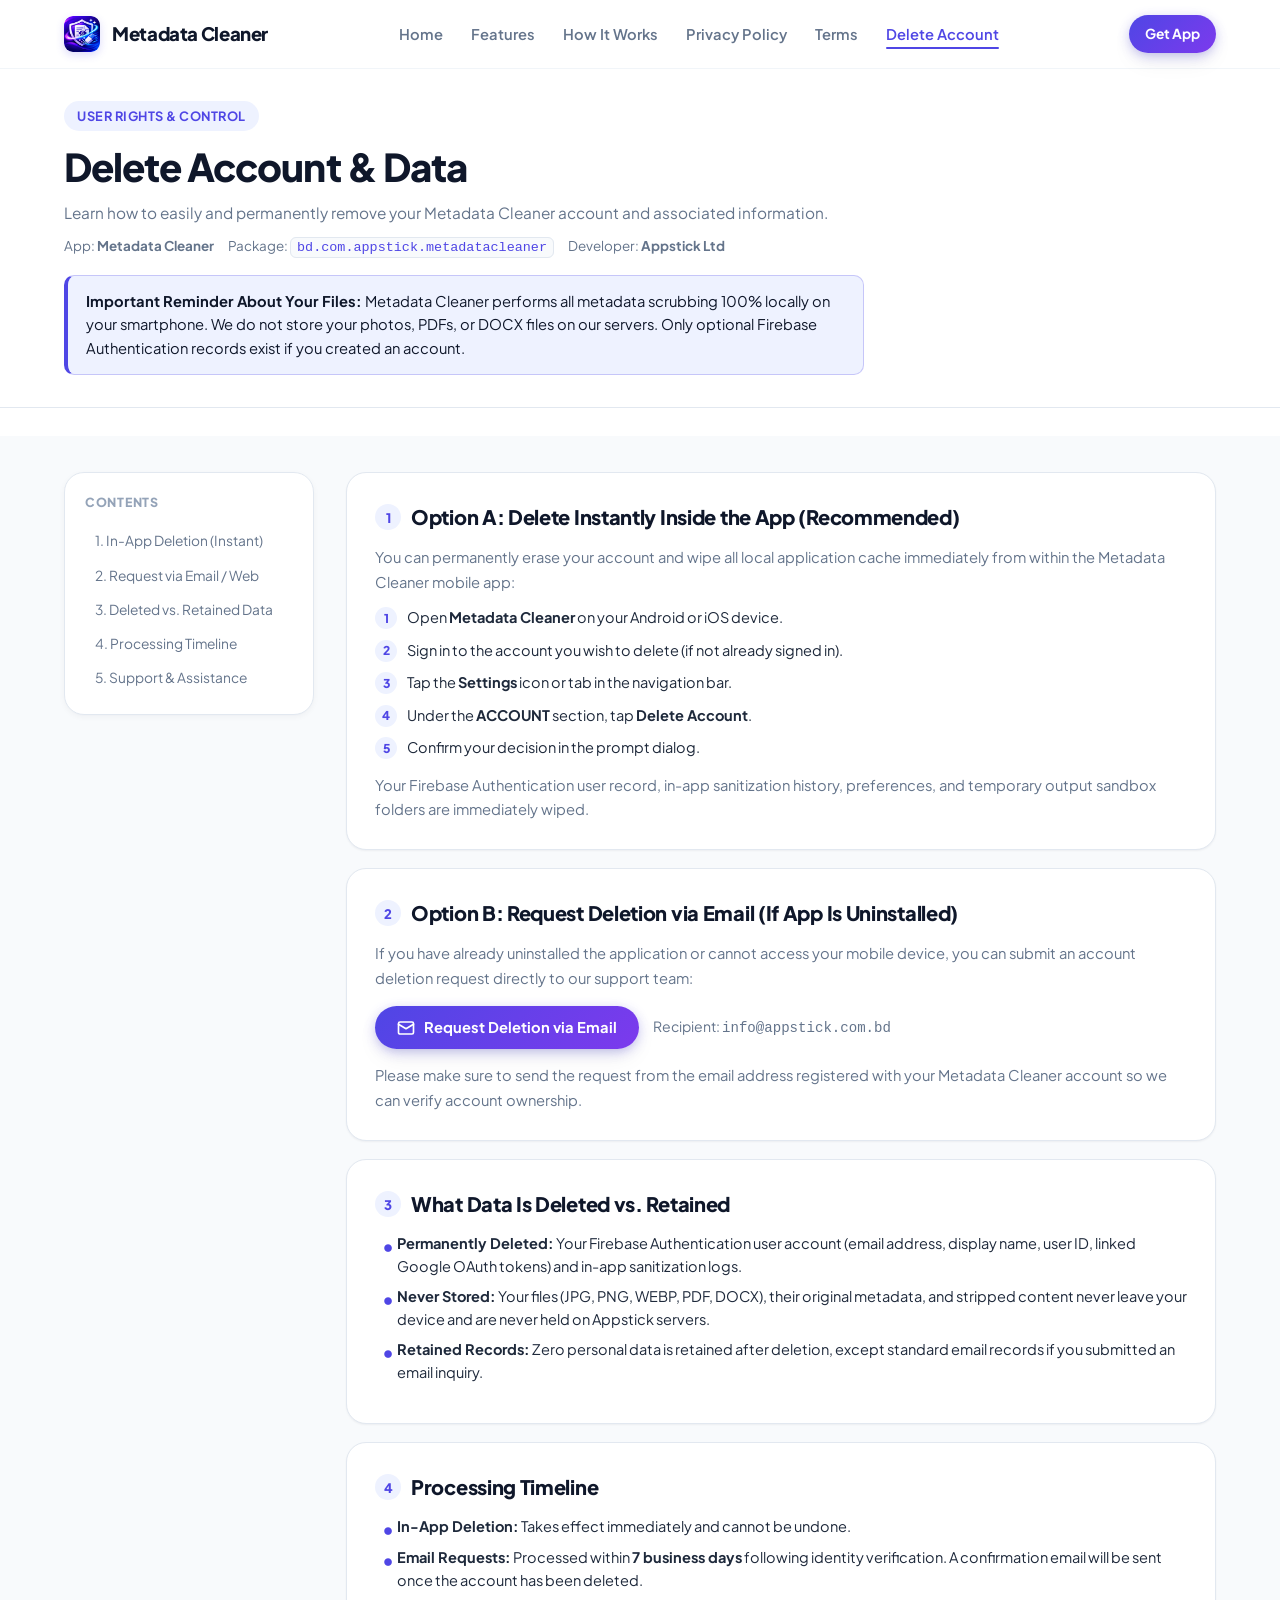
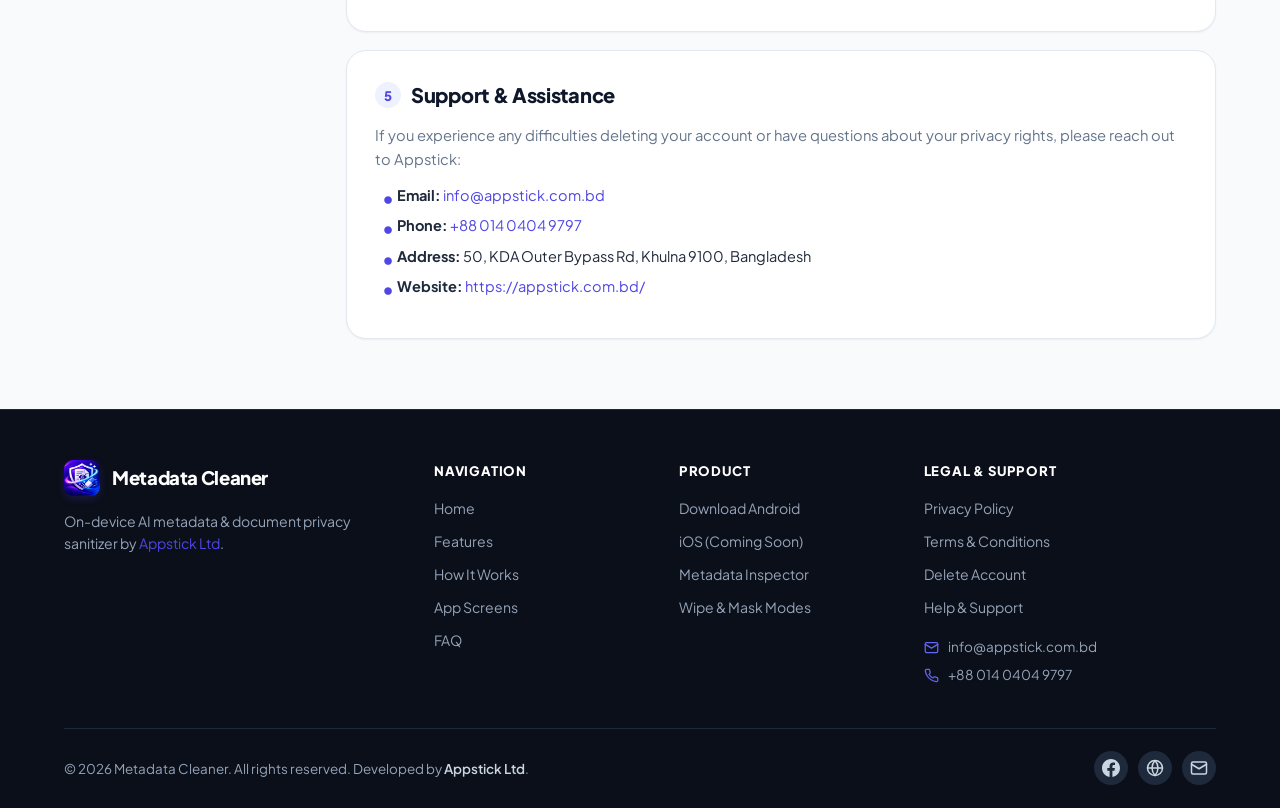
<file: delete-account.html>
<!DOCTYPE html>
<html lang="en">

<head>
  <meta charset="UTF-8" />
  <meta name="viewport" content="width=device-width, initial-scale=1.0" />
  <title>Delete Account &amp; Data — Metadata Cleaner</title>
  <meta name="description"
    content="Instructions for permanently deleting your Metadata Cleaner (bd.com.appstick.metadatacleaner) account and associated data." />
  <meta name="theme-color" content="#4F46E5" />
  <link rel="icon" type="image/png" href="assets/favicon.png" />
  <link rel="preconnect" href="https://fonts.googleapis.com" />
  <link rel="preconnect" href="https://fonts.gstatic.com" crossorigin />
  <link href="https://fonts.googleapis.com/css2?family=Plus+Jakarta+Sans:wght@400;500;600;700;800&display=swap"
    rel="stylesheet" />
  <link rel="stylesheet" href="styles.css" />
</head>

<body id="top">

  <!-- Header -->
  <header class="site-header">
    <div class="container">
      <nav class="navbar" aria-label="Main Navigation">
        <a href="index.html" class="brand-logo" aria-label="Metadata Cleaner Home">
          <img src="assets/logo.png" alt="Metadata Cleaner Logo" class="brand-icon" width="38" height="38" />
          <span class="brand-name">Metadata Cleaner</span>
        </a>

        <ul class="nav-menu">
          <li><a href="index.html#top" class="nav-link">Home</a></li>
          <li><a href="index.html#features" class="nav-link">Features</a></li>
          <li><a href="index.html#how-it-works" class="nav-link">How It Works</a></li>
          <li><a href="privacy.html" class="nav-link">Privacy Policy</a></li>
          <li><a href="terms.html" class="nav-link">Terms</a></li>
          <li><a href="delete-account.html" class="nav-link active">Delete Account</a></li>
        </ul>

        <div class="header-actions">
          <a href="index.html#download" class="btn-primary btn-sm">Get App</a>
          <button class="mobile-nav-toggle" aria-label="Toggle mobile menu">
            <span></span>
            <span></span>
            <span></span>
          </button>
        </div>
      </nav>
    </div>
  </header>

  <!-- Legal Header Banner -->
  <div class="legal-header-banner">
    <div class="container">
      <div class="legal-header-content">
        <div class="badge-tag">User Rights &amp; Control</div>
        <h1 class="section-title">Delete Account &amp; Data</h1>
        <p class="section-subtitle">
          Learn how to easily and permanently remove your Metadata Cleaner account and associated information.
        </p>

        <div class="legal-meta-row">
          <span>App: <strong>Metadata Cleaner</strong></span>
          <span>Package: <code>bd.com.appstick.metadatacleaner</code></span>
          <span>Developer: <strong>Appstick Ltd</strong></span>
        </div>

        <div class="legal-highlight-box">
          <strong>Important Reminder About Your Files:</strong>
          Metadata Cleaner performs all metadata scrubbing 100% locally on your smartphone. We do not store your photos,
          PDFs, or DOCX files on our servers. Only optional Firebase Authentication records exist if you created an account.
        </div>
      </div>
    </div>
  </div>

  <!-- Legal Main Layout -->
  <main class="legal-page">
    <div class="container">
      <div class="legal-layout">

        <!-- Sticky Table of Contents -->
        <aside class="legal-toc" aria-label="Table of Contents">
          <h4>Contents</h4>
          <ol>
            <li><a href="#option-in-app">1. In-App Deletion (Instant)</a></li>
            <li><a href="#option-email">2. Request via Email / Web</a></li>
            <li><a href="#deleted-vs-retained">3. Deleted vs. Retained Data</a></li>
            <li><a href="#timeline">4. Processing Timeline</a></li>
            <li><a href="#support-contact">5. Support &amp; Assistance</a></li>
          </ol>
        </aside>

        <!-- Legal Content Sections -->
        <article class="legal-content">

          <!-- Section 1 -->
          <section class="legal-section-card" id="option-in-app">
            <h2>
              <span class="legal-num-badge">1</span>
              Option A: Delete Instantly Inside the App (Recommended)
            </h2>
            <p>
              You can permanently erase your account and wipe all local application cache immediately from within the Metadata Cleaner mobile app:
            </p>
            <ol class="legal-steps-list">
              <li>Open <strong>Metadata Cleaner</strong> on your Android or iOS device.</li>
              <li>Sign in to the account you wish to delete (if not already signed in).</li>
              <li>Tap the <strong>Settings</strong> icon or tab in the navigation bar.</li>
              <li>Under the <strong>ACCOUNT</strong> section, tap <strong>Delete Account</strong>.</li>
              <li>Confirm your decision in the prompt dialog.</li>
            </ol>
            <p style="margin-top: 14px;">
              Your Firebase Authentication user record, in-app sanitization history, preferences, and temporary output sandbox folders are immediately wiped.
            </p>
          </section>

          <!-- Section 2 -->
          <section class="legal-section-card" id="option-email">
            <h2>
              <span class="legal-num-badge">2</span>
              Option B: Request Deletion via Email (If App Is Uninstalled)
            </h2>
            <p>
              If you have already uninstalled the application or cannot access your mobile device, you can submit an account deletion request directly to our support team:
            </p>
            <div class="legal-card-action">
              <a href="mailto:info@appstick.com.bd?subject=Account%20Deletion%20Request%20-%20Metadata%20Cleaner&body=Hello%20Appstick%20Support%2C%0A%0APlease%20permanently%20delete%20my%20Metadata%20Cleaner%20account%20associated%20with%20this%20email%20address.%0A%0ASign-in%20method%20(Email%20%2F%20Google)%3A%20%0ARegistered%20Email%3A%20"
                class="btn-primary">
                <svg width="18" height="18" viewBox="0 0 24 24" fill="none" stroke="currentColor" stroke-width="2.2"
                  stroke-linecap="round" stroke-linejoin="round" aria-hidden="true">
                  <rect x="2" y="4" width="20" height="16" rx="2" />
                  <path d="m22 7-10 6L2 7" />
                </svg>
                <span>Request Deletion via Email</span>
              </a>
              <span style="font-size: 0.88rem; color: var(--text-muted);">Recipient: <code>info@appstick.com.bd</code></span>
            </div>
            <p style="margin-top: 14px;">
              Please make sure to send the request from the email address registered with your Metadata Cleaner account so we can verify account ownership.
            </p>
          </section>

          <!-- Section 3 -->
          <section class="legal-section-card" id="deleted-vs-retained">
            <h2>
              <span class="legal-num-badge">3</span>
              What Data Is Deleted vs. Retained
            </h2>
            <ul class="legal-list">
              <li><strong>Permanently Deleted:</strong> Your Firebase Authentication user account (email address, display name, user ID, linked Google OAuth tokens) and in-app sanitization logs.</li>
              <li><strong>Never Stored:</strong> Your files (JPG, PNG, WEBP, PDF, DOCX), their original metadata, and stripped content never leave your device and are never held on Appstick servers.</li>
              <li><strong>Retained Records:</strong> Zero personal data is retained after deletion, except standard email records if you submitted an email inquiry.</li>
            </ul>
          </section>

          <!-- Section 4 -->
          <section class="legal-section-card" id="timeline">
            <h2>
              <span class="legal-num-badge">4</span>
              Processing Timeline
            </h2>
            <ul class="legal-list">
              <li><strong>In-App Deletion:</strong> Takes effect immediately and cannot be undone.</li>
              <li><strong>Email Requests:</strong> Processed within <strong>7 business days</strong> following identity verification. A confirmation email will be sent once the account has been deleted.</li>
            </ul>
          </section>

          <!-- Section 5 -->
          <section class="legal-section-card" id="support-contact">
            <h2>
              <span class="legal-num-badge">5</span>
              Support &amp; Assistance
            </h2>
            <p>
              If you experience any difficulties deleting your account or have questions about your privacy rights, please reach out to Appstick:
            </p>
            <ul class="legal-list">
              <li><strong>Email:</strong> <a href="mailto:info@appstick.com.bd">info@appstick.com.bd</a></li>
              <li><strong>Phone:</strong> <a href="tel:+8801404049797">+88 014 0404 9797</a></li>
              <li><strong>Address:</strong> 50, KDA Outer Bypass Rd, Khulna 9100, Bangladesh</li>
              <li><strong>Website:</strong> <a href="https://appstick.com.bd/" target="_blank" rel="noopener noreferrer">https://appstick.com.bd/</a></li>
            </ul>
          </section>

        </article>
      </div>
    </div>
  </main>

  <!-- Footer -->
  <footer class="site-footer">
    <div class="container">
      <div class="footer-top">
        <div class="footer-brand">
          <a href="index.html#top" class="brand-logo">
            <img src="assets/logo.png" alt="Metadata Cleaner Logo" class="brand-icon" width="34" height="34" />
            <span class="brand-name">Metadata Cleaner</span>
          </a>
          <p>
            On-device AI metadata &amp; document privacy sanitizer by
            <a href="https://appstick.com.bd/" target="_blank" rel="noopener noreferrer">Appstick Ltd</a>.
          </p>
        </div>

        <div class="footer-col">
          <h4>Navigation</h4>
          <ul class="footer-links">
            <li><a href="index.html#top">Home</a></li>
            <li><a href="index.html#features">Features</a></li>
            <li><a href="index.html#how-it-works">How It Works</a></li>
            <li><a href="index.html#screens">App Screens</a></li>
            <li><a href="index.html#faq">FAQ</a></li>
          </ul>
        </div>

        <div class="footer-col">
          <h4>Product</h4>
          <ul class="footer-links">
            <li><a href="index.html#download">Download Android</a></li>
            <li><a href="index.html#download">iOS (Coming Soon)</a></li>
            <li><a href="index.html#inspector">Metadata Inspector</a></li>
            <li><a href="index.html#modes">Wipe &amp; Mask Modes</a></li>
          </ul>
        </div>

        <div class="footer-col">
          <h4>Legal &amp; Support</h4>
          <ul class="footer-links">
            <li><a href="privacy.html">Privacy Policy</a></li>
            <li><a href="terms.html">Terms &amp; Conditions</a></li>
            <li><a href="delete-account.html">Delete Account</a></li>
            <li><a href="mailto:info@appstick.com.bd">Help &amp; Support</a></li>
          </ul>
          <div style="margin-top: 18px;">
            <div class="footer-contact-item">
              <svg viewBox="0 0 24 24" fill="none" stroke="currentColor" stroke-width="2" stroke-linecap="round"
                stroke-linejoin="round" aria-hidden="true">
                <rect x="2" y="4" width="20" height="16" rx="2" />
                <path d="m22 7-10 6L2 7" />
              </svg>
              <a href="mailto:info@appstick.com.bd">info@appstick.com.bd</a>
            </div>
            <div class="footer-contact-item">
              <svg viewBox="0 0 24 24" fill="none" stroke="currentColor" stroke-width="2" stroke-linecap="round"
                stroke-linejoin="round" aria-hidden="true">
                <path
                  d="M22 16.92v3a2 2 0 0 1-2.18 2 19.79 19.79 0 0 1-8.63-3.07 19.5 19.5 0 0 1-6-6 19.79 19.79 0 0 1-3.07-8.67A2 2 0 0 1 4.11 2h3a2 2 0 0 1 2 1.72 12.84 12.84 0 0 0 .7 2.81 2 2 0 0 1-.45 2.11L8.09 9.91a16 16 0 0 0 6 6l1.27-1.27a2 2 0 0 1 2.11-.45 12.84 12.84 0 0 0 2.81.7A2 2 0 0 1 22 16.92z" />
              </svg>
              <a href="tel:+8801404049797">+88 014 0404 9797</a>
            </div>
          </div>
        </div>
      </div>

      <div class="footer-bottom">
        <p>&copy; 2026 Metadata Cleaner. All rights reserved. Developed by <a href="https://appstick.com.bd/"
            target="_blank" rel="noopener noreferrer">Appstick Ltd</a>.</p>

        <div class="footer-socials">
          <a href="https://facebook.com/appstick.com.bd" target="_blank" rel="noopener noreferrer" class="social-link"
            aria-label="Facebook">
            <svg width="18" height="18" viewBox="0 0 24 24" fill="currentColor">
              <path
                d="M24 12.073C24 5.405 18.627 0 12 0S0 5.405 0 12.073C0 18.1 4.388 23.094 10.125 24v-8.437H7.078v-3.49h3.047V9.413c0-3.025 1.792-4.697 4.533-4.697 1.312 0 2.686.236 2.686.236v2.971H15.83c-1.491 0-1.956.93-1.956 1.886v2.264h3.328l-.532 3.49h-2.796V24C19.612 23.094 24 18.1 24 12.073z" />
            </svg>
          </a>
          <a href="https://appstick.com.bd/" target="_blank" rel="noopener noreferrer" class="social-link"
            aria-label="Appstick Website">
            <svg width="18" height="18" viewBox="0 0 24 24" fill="none" stroke="currentColor" stroke-width="2"
              stroke-linecap="round" stroke-linejoin="round">
              <circle cx="12" cy="12" r="10" />
              <line x1="2" y1="12" x2="22" y2="12" />
              <path d="M12 2a15.3 15.3 0 0 1 4 10 15.3 15.3 0 0 1-4 10 15.3 15.3 0 0 1-4-10 15.3 15.3 0 0 1 4-10z" />
            </svg>
          </a>
          <a href="mailto:info@appstick.com.bd" class="social-link" aria-label="Email Support">
            <svg width="18" height="18" viewBox="0 0 24 24" fill="none" stroke="currentColor" stroke-width="2"
              stroke-linecap="round" stroke-linejoin="round">
              <rect x="2" y="4" width="20" height="16" rx="2" />
              <path d="m22 7-10 6L2 7" />
            </svg>
          </a>
        </div>
      </div>
    </div>
  </footer>

  <button id="back-to-top" class="back-to-top" aria-label="Back to top">
    <svg width="20" height="20" viewBox="0 0 24 24" fill="none" stroke="currentColor" stroke-width="2.5"
      stroke-linecap="round" stroke-linejoin="round">
      <polyline points="18 15 12 9 6 15" />
    </svg>
  </button>

  <script src="script.js"></script>
</body>

</html>
</file>
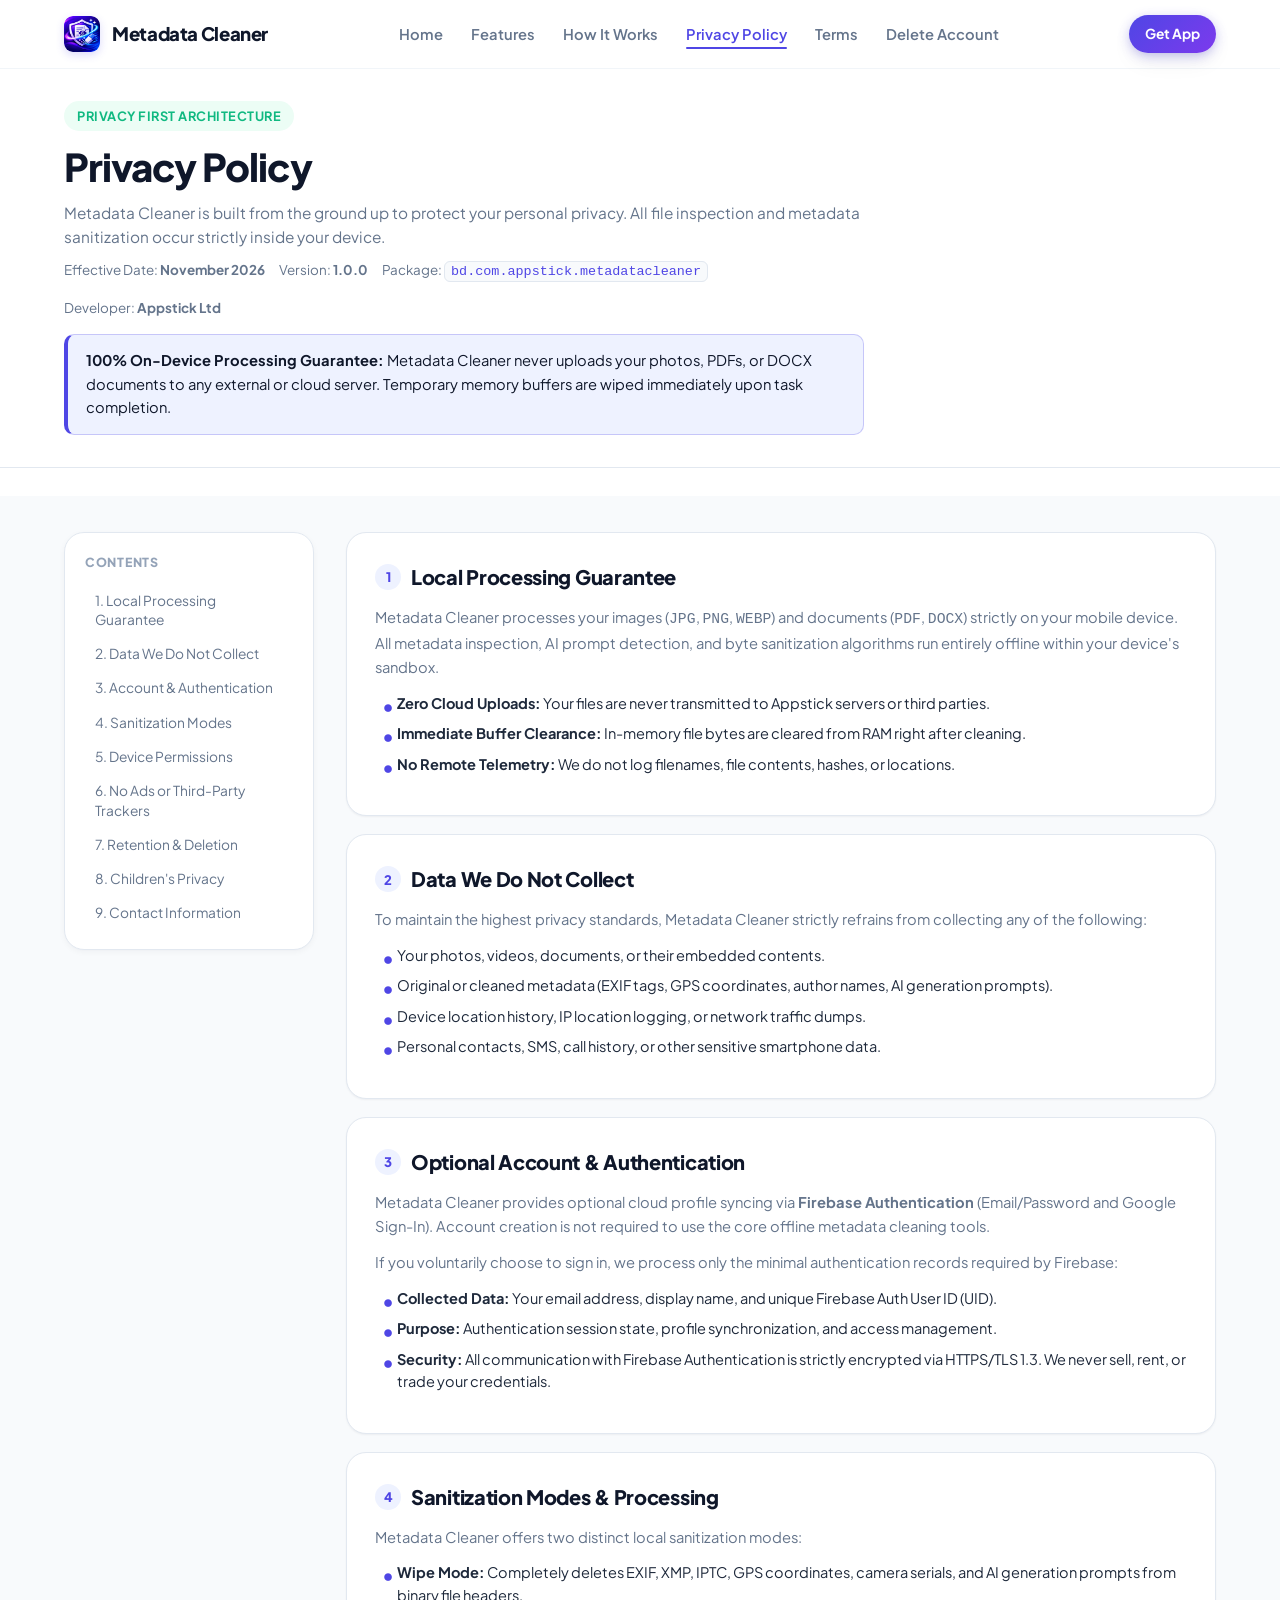
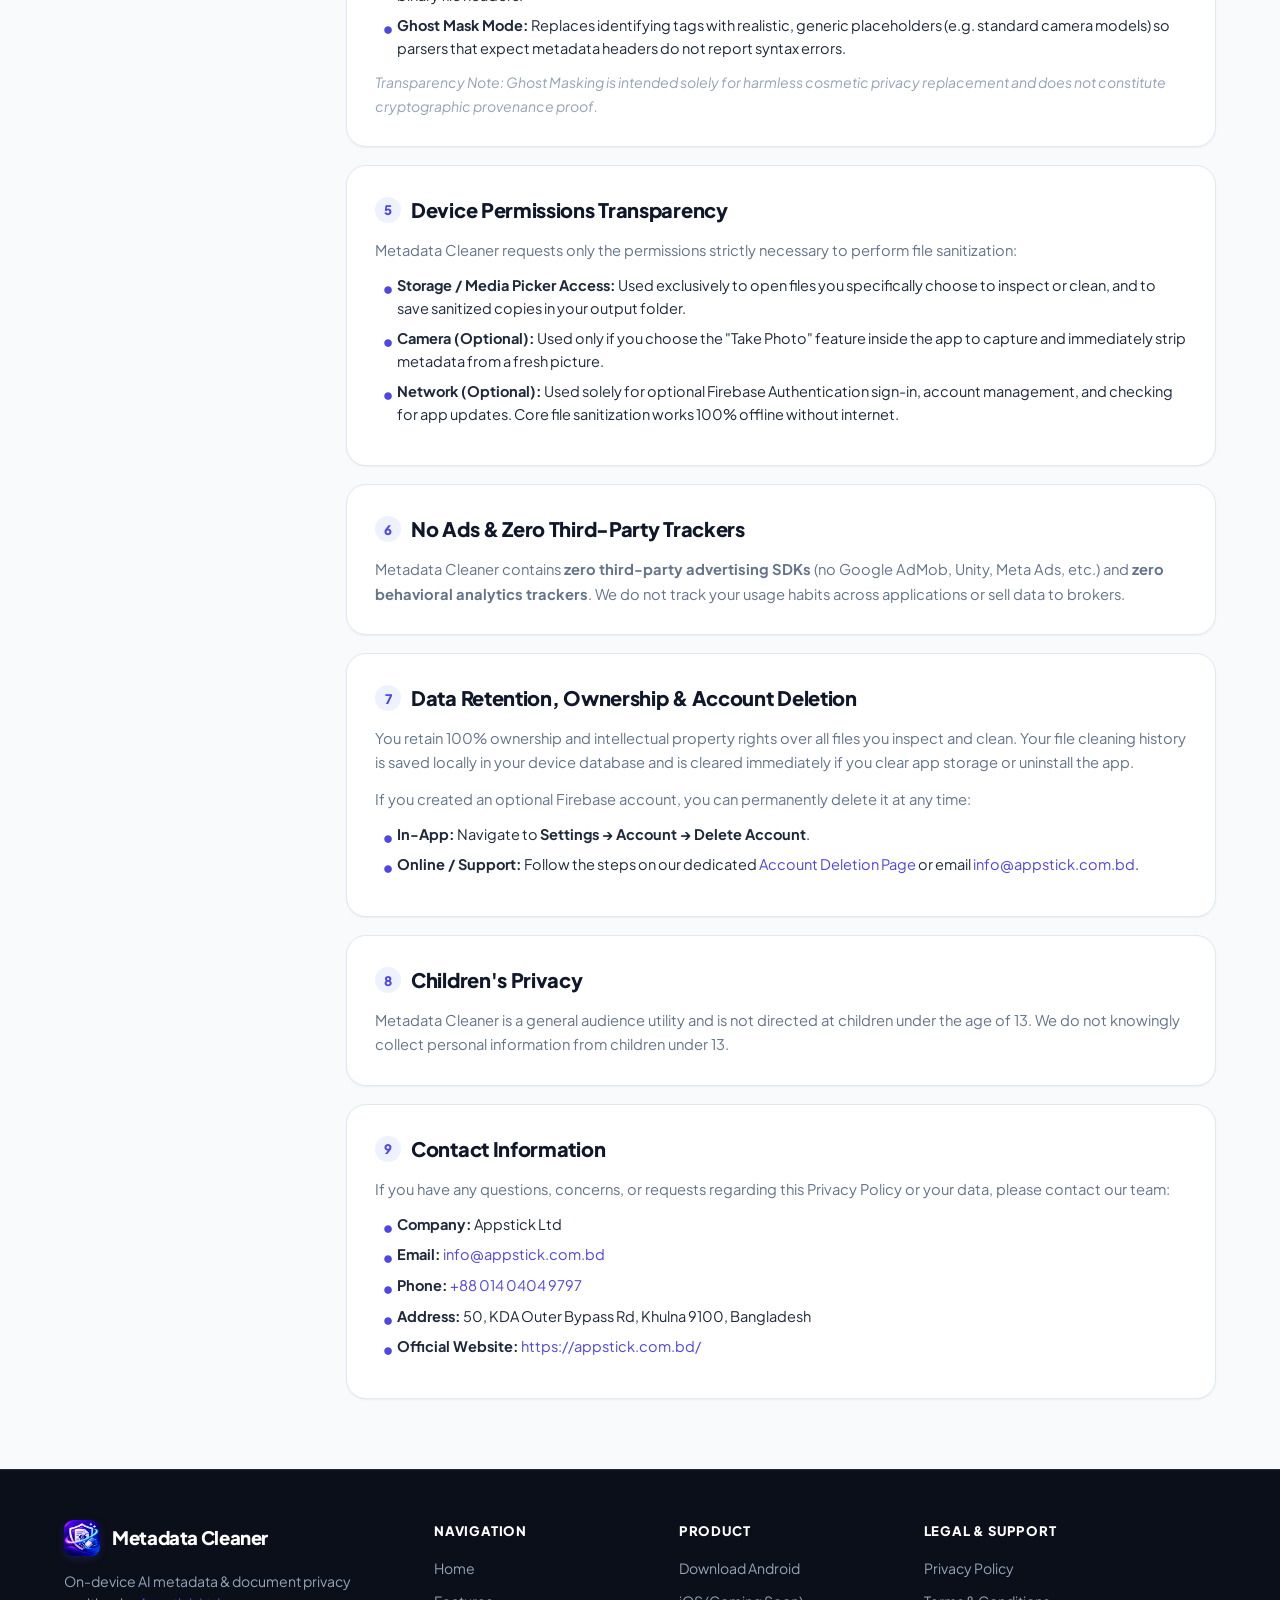
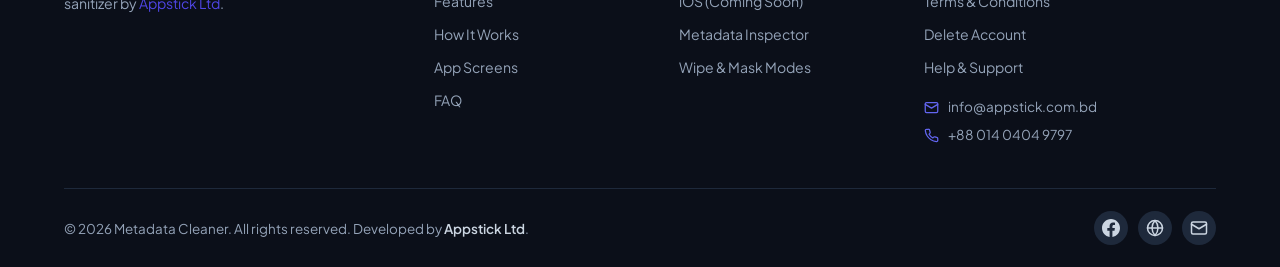
<file: privacy.html>
<!DOCTYPE html>
<html lang="en">

<head>
  <meta charset="UTF-8" />
  <meta name="viewport" content="width=device-width, initial-scale=1.0" />
  <title>Privacy Policy — Metadata Cleaner</title>
  <meta name="description"
    content="Privacy Policy for Metadata Cleaner (bd.com.appstick.metadatacleaner) by Appstick Ltd. All file scanning and metadata sanitization run 100% offline on your device." />
  <meta name="theme-color" content="#4F46E5" />
  <link rel="icon" type="image/png" href="assets/favicon.png" />
  <link rel="preconnect" href="https://fonts.googleapis.com" />
  <link rel="preconnect" href="https://fonts.gstatic.com" crossorigin />
  <link href="https://fonts.googleapis.com/css2?family=Plus+Jakarta+Sans:wght@400;500;600;700;800&display=swap"
    rel="stylesheet" />
  <link rel="stylesheet" href="styles.css" />
</head>

<body id="top">

  <!-- Header -->
  <header class="site-header">
    <div class="container">
      <nav class="navbar" aria-label="Main Navigation">
        <a href="index.html" class="brand-logo" aria-label="Metadata Cleaner Home">
          <img src="assets/logo.png" alt="Metadata Cleaner Logo" class="brand-icon" width="38" height="38" />
          <span class="brand-name">Metadata Cleaner</span>
        </a>

        <ul class="nav-menu">
          <li><a href="index.html#top" class="nav-link">Home</a></li>
          <li><a href="index.html#features" class="nav-link">Features</a></li>
          <li><a href="index.html#how-it-works" class="nav-link">How It Works</a></li>
          <li><a href="privacy.html" class="nav-link active">Privacy Policy</a></li>
          <li><a href="terms.html" class="nav-link">Terms</a></li>
          <li><a href="delete-account.html" class="nav-link">Delete Account</a></li>
        </ul>

        <div class="header-actions">
          <a href="index.html#download" class="btn-primary btn-sm">Get App</a>
          <button class="mobile-nav-toggle" aria-label="Toggle mobile menu">
            <span></span>
            <span></span>
            <span></span>
          </button>
        </div>
      </nav>
    </div>
  </header>

  <!-- Legal Header Banner -->
  <div class="legal-header-banner">
    <div class="container">
      <div class="legal-header-content">
        <div class="badge-tag badge-tag--emerald">Privacy First Architecture</div>
        <h1 class="section-title">Privacy Policy</h1>
        <p class="section-subtitle">
          Metadata Cleaner is built from the ground up to protect your personal privacy.
          All file inspection and metadata sanitization occur strictly inside your device.
        </p>

        <div class="legal-meta-row">
          <span>Effective Date: <strong>November 2026</strong></span>
          <span>Version: <strong>1.0.0</strong></span>
          <span>Package: <code>bd.com.appstick.metadatacleaner</code></span>
          <span>Developer: <strong>Appstick Ltd</strong></span>
        </div>

        <div class="legal-highlight-box">
          <strong>100% On-Device Processing Guarantee:</strong>
          Metadata Cleaner never uploads your photos, PDFs, or DOCX documents to any external or cloud server.
          Temporary memory buffers are wiped immediately upon task completion.
        </div>
      </div>
    </div>
  </div>

  <!-- Legal Main Layout -->
  <main class="legal-page">
    <div class="container">
      <div class="legal-layout">

        <!-- Sticky Table of Contents -->
        <aside class="legal-toc" aria-label="Table of Contents">
          <h4>Contents</h4>
          <ol>
            <li><a href="#local-processing">1. Local Processing Guarantee</a></li>
            <li><a href="#data-not-collected">2. Data We Do Not Collect</a></li>
            <li><a href="#account-auth">3. Account &amp; Authentication</a></li>
            <li><a href="#modes-processing">4. Sanitization Modes</a></li>
            <li><a href="#device-permissions">5. Device Permissions</a></li>
            <li><a href="#no-ads">6. No Ads or Third-Party Trackers</a></li>
            <li><a href="#retention-deletion">7. Retention &amp; Deletion</a></li>
            <li><a href="#children-privacy">8. Children's Privacy</a></li>
            <li><a href="#contact">9. Contact Information</a></li>
          </ol>
        </aside>

        <!-- Legal Content Sections -->
        <article class="legal-content">

          <!-- Section 1 -->
          <section class="legal-section-card" id="local-processing">
            <h2>
              <span class="legal-num-badge">1</span>
              Local Processing Guarantee
            </h2>
            <p>
              Metadata Cleaner processes your images (<code>JPG</code>, <code>PNG</code>, <code>WEBP</code>) and
              documents (<code>PDF</code>, <code>DOCX</code>) strictly on your mobile device. All metadata inspection,
              AI prompt detection, and byte sanitization algorithms run entirely offline within your device's sandbox.
            </p>
            <ul class="legal-list">
              <li><strong>Zero Cloud Uploads:</strong> Your files are never transmitted to Appstick servers or third parties.</li>
              <li><strong>Immediate Buffer Clearance:</strong> In-memory file bytes are cleared from RAM right after cleaning.</li>
              <li><strong>No Remote Telemetry:</strong> We do not log filenames, file contents, hashes, or locations.</li>
            </ul>
          </section>

          <!-- Section 2 -->
          <section class="legal-section-card" id="data-not-collected">
            <h2>
              <span class="legal-num-badge">2</span>
              Data We Do Not Collect
            </h2>
            <p>
              To maintain the highest privacy standards, Metadata Cleaner strictly refrains from collecting any of the following:
            </p>
            <ul class="legal-list">
              <li>Your photos, videos, documents, or their embedded contents.</li>
              <li>Original or cleaned metadata (EXIF tags, GPS coordinates, author names, AI generation prompts).</li>
              <li>Device location history, IP location logging, or network traffic dumps.</li>
              <li>Personal contacts, SMS, call history, or other sensitive smartphone data.</li>
            </ul>
          </section>

          <!-- Section 3 -->
          <section class="legal-section-card" id="account-auth">
            <h2>
              <span class="legal-num-badge">3</span>
              Optional Account &amp; Authentication
            </h2>
            <p>
              Metadata Cleaner provides optional cloud profile syncing via <strong>Firebase Authentication</strong> (Email/Password and Google Sign-In). Account creation is not required to use the core offline metadata cleaning tools.
            </p>
            <p>
              If you voluntarily choose to sign in, we process only the minimal authentication records required by Firebase:
            </p>
            <ul class="legal-list">
              <li><strong>Collected Data:</strong> Your email address, display name, and unique Firebase Auth User ID (UID).</li>
              <li><strong>Purpose:</strong> Authentication session state, profile synchronization, and access management.</li>
              <li><strong>Security:</strong> All communication with Firebase Authentication is strictly encrypted via HTTPS/TLS 1.3. We never sell, rent, or trade your credentials.</li>
            </ul>
          </section>

          <!-- Section 4 -->
          <section class="legal-section-card" id="modes-processing">
            <h2>
              <span class="legal-num-badge">4</span>
              Sanitization Modes &amp; Processing
            </h2>
            <p>
              Metadata Cleaner offers two distinct local sanitization modes:
            </p>
            <ul class="legal-list">
              <li><strong>Wipe Mode:</strong> Completely deletes EXIF, XMP, IPTC, GPS coordinates, camera serials, and AI generation prompts from binary file headers.</li>
              <li><strong>Ghost Mask Mode:</strong> Replaces identifying tags with realistic, generic placeholders (e.g. standard camera models) so parsers that expect metadata headers do not report syntax errors.</li>
            </ul>
            <p style="margin-top: 10px; font-size: 0.88rem; color: var(--text-light);">
              <em>Transparency Note: Ghost Masking is intended solely for harmless cosmetic privacy replacement and does not constitute cryptographic provenance proof.</em>
            </p>
          </section>

          <!-- Section 5 -->
          <section class="legal-section-card" id="device-permissions">
            <h2>
              <span class="legal-num-badge">5</span>
              Device Permissions Transparency
            </h2>
            <p>
              Metadata Cleaner requests only the permissions strictly necessary to perform file sanitization:
            </p>
            <ul class="legal-list">
              <li><strong>Storage / Media Picker Access:</strong> Used exclusively to open files you specifically choose to inspect or clean, and to save sanitized copies in your output folder.</li>
              <li><strong>Camera (Optional):</strong> Used only if you choose the "Take Photo" feature inside the app to capture and immediately strip metadata from a fresh picture.</li>
              <li><strong>Network (Optional):</strong> Used solely for optional Firebase Authentication sign-in, account management, and checking for app updates. Core file sanitization works 100% offline without internet.</li>
            </ul>
          </section>

          <!-- Section 6 -->
          <section class="legal-section-card" id="no-ads">
            <h2>
              <span class="legal-num-badge">6</span>
              No Ads &amp; Zero Third-Party Trackers
            </h2>
            <p>
              Metadata Cleaner contains <strong>zero third-party advertising SDKs</strong> (no Google AdMob, Unity, Meta Ads, etc.) and <strong>zero behavioral analytics trackers</strong>. We do not track your usage habits across applications or sell data to brokers.
            </p>
          </section>

          <!-- Section 7 -->
          <section class="legal-section-card" id="retention-deletion">
            <h2>
              <span class="legal-num-badge">7</span>
              Data Retention, Ownership &amp; Account Deletion
            </h2>
            <p>
              You retain 100% ownership and intellectual property rights over all files you inspect and clean.
              Your file cleaning history is saved locally in your device database and is cleared immediately if you clear app storage or uninstall the app.
            </p>
            <p>
              If you created an optional Firebase account, you can permanently delete it at any time:
            </p>
            <ul class="legal-list">
              <li><strong>In-App:</strong> Navigate to <strong>Settings &rarr; Account &rarr; Delete Account</strong>.</li>
              <li><strong>Online / Support:</strong> Follow the steps on our dedicated <a href="delete-account.html">Account Deletion Page</a> or email <a href="mailto:info@appstick.com.bd">info@appstick.com.bd</a>.</li>
            </ul>
          </section>

          <!-- Section 8 -->
          <section class="legal-section-card" id="children-privacy">
            <h2>
              <span class="legal-num-badge">8</span>
              Children's Privacy
            </h2>
            <p>
              Metadata Cleaner is a general audience utility and is not directed at children under the age of 13. We do not knowingly collect personal information from children under 13.
            </p>
          </section>

          <!-- Section 9 -->
          <section class="legal-section-card" id="contact">
            <h2>
              <span class="legal-num-badge">9</span>
              Contact Information
            </h2>
            <p>
              If you have any questions, concerns, or requests regarding this Privacy Policy or your data, please contact our team:
            </p>
            <ul class="legal-list">
              <li><strong>Company:</strong> Appstick Ltd</li>
              <li><strong>Email:</strong> <a href="mailto:info@appstick.com.bd">info@appstick.com.bd</a></li>
              <li><strong>Phone:</strong> <a href="tel:+8801404049797">+88 014 0404 9797</a></li>
              <li><strong>Address:</strong> 50, KDA Outer Bypass Rd, Khulna 9100, Bangladesh</li>
              <li><strong>Official Website:</strong> <a href="https://appstick.com.bd/" target="_blank" rel="noopener noreferrer">https://appstick.com.bd/</a></li>
            </ul>
          </section>

        </article>
      </div>
    </div>
  </main>

  <!-- Footer -->
  <footer class="site-footer">
    <div class="container">
      <div class="footer-top">
        <div class="footer-brand">
          <a href="index.html#top" class="brand-logo">
            <img src="assets/logo.png" alt="Metadata Cleaner Logo" class="brand-icon" width="34" height="34" />
            <span class="brand-name">Metadata Cleaner</span>
          </a>
          <p>
            On-device AI metadata &amp; document privacy sanitizer by
            <a href="https://appstick.com.bd/" target="_blank" rel="noopener noreferrer">Appstick Ltd</a>.
          </p>
        </div>

        <div class="footer-col">
          <h4>Navigation</h4>
          <ul class="footer-links">
            <li><a href="index.html#top">Home</a></li>
            <li><a href="index.html#features">Features</a></li>
            <li><a href="index.html#how-it-works">How It Works</a></li>
            <li><a href="index.html#screens">App Screens</a></li>
            <li><a href="index.html#faq">FAQ</a></li>
          </ul>
        </div>

        <div class="footer-col">
          <h4>Product</h4>
          <ul class="footer-links">
            <li><a href="index.html#download">Download Android</a></li>
            <li><a href="index.html#download">iOS (Coming Soon)</a></li>
            <li><a href="index.html#inspector">Metadata Inspector</a></li>
            <li><a href="index.html#modes">Wipe &amp; Mask Modes</a></li>
          </ul>
        </div>

        <div class="footer-col">
          <h4>Legal &amp; Support</h4>
          <ul class="footer-links">
            <li><a href="privacy.html">Privacy Policy</a></li>
            <li><a href="terms.html">Terms &amp; Conditions</a></li>
            <li><a href="delete-account.html">Delete Account</a></li>
            <li><a href="mailto:info@appstick.com.bd">Help &amp; Support</a></li>
          </ul>
          <div style="margin-top: 18px;">
            <div class="footer-contact-item">
              <svg viewBox="0 0 24 24" fill="none" stroke="currentColor" stroke-width="2" stroke-linecap="round"
                stroke-linejoin="round" aria-hidden="true">
                <rect x="2" y="4" width="20" height="16" rx="2" />
                <path d="m22 7-10 6L2 7" />
              </svg>
              <a href="mailto:info@appstick.com.bd">info@appstick.com.bd</a>
            </div>
            <div class="footer-contact-item">
              <svg viewBox="0 0 24 24" fill="none" stroke="currentColor" stroke-width="2" stroke-linecap="round"
                stroke-linejoin="round" aria-hidden="true">
                <path
                  d="M22 16.92v3a2 2 0 0 1-2.18 2 19.79 19.79 0 0 1-8.63-3.07 19.5 19.5 0 0 1-6-6 19.79 19.79 0 0 1-3.07-8.67A2 2 0 0 1 4.11 2h3a2 2 0 0 1 2 1.72 12.84 12.84 0 0 0 .7 2.81 2 2 0 0 1-.45 2.11L8.09 9.91a16 16 0 0 0 6 6l1.27-1.27a2 2 0 0 1 2.11-.45 12.84 12.84 0 0 0 2.81.7A2 2 0 0 1 22 16.92z" />
              </svg>
              <a href="tel:+8801404049797">+88 014 0404 9797</a>
            </div>
          </div>
        </div>
      </div>

      <div class="footer-bottom">
        <p>&copy; 2026 Metadata Cleaner. All rights reserved. Developed by <a href="https://appstick.com.bd/"
            target="_blank" rel="noopener noreferrer">Appstick Ltd</a>.</p>

        <div class="footer-socials">
          <a href="https://facebook.com/appstick.com.bd" target="_blank" rel="noopener noreferrer" class="social-link"
            aria-label="Facebook">
            <svg width="18" height="18" viewBox="0 0 24 24" fill="currentColor">
              <path
                d="M24 12.073C24 5.405 18.627 0 12 0S0 5.405 0 12.073C0 18.1 4.388 23.094 10.125 24v-8.437H7.078v-3.49h3.047V9.413c0-3.025 1.792-4.697 4.533-4.697 1.312 0 2.686.236 2.686.236v2.971H15.83c-1.491 0-1.956.93-1.956 1.886v2.264h3.328l-.532 3.49h-2.796V24C19.612 23.094 24 18.1 24 12.073z" />
            </svg>
          </a>
          <a href="https://appstick.com.bd/" target="_blank" rel="noopener noreferrer" class="social-link"
            aria-label="Appstick Website">
            <svg width="18" height="18" viewBox="0 0 24 24" fill="none" stroke="currentColor" stroke-width="2"
              stroke-linecap="round" stroke-linejoin="round">
              <circle cx="12" cy="12" r="10" />
              <line x1="2" y1="12" x2="22" y2="12" />
              <path d="M12 2a15.3 15.3 0 0 1 4 10 15.3 15.3 0 0 1-4 10 15.3 15.3 0 0 1-4-10 15.3 15.3 0 0 1 4-10z" />
            </svg>
          </a>
          <a href="mailto:info@appstick.com.bd" class="social-link" aria-label="Email Support">
            <svg width="18" height="18" viewBox="0 0 24 24" fill="none" stroke="currentColor" stroke-width="2"
              stroke-linecap="round" stroke-linejoin="round">
              <rect x="2" y="4" width="20" height="16" rx="2" />
              <path d="m22 7-10 6L2 7" />
            </svg>
          </a>
        </div>
      </div>
    </div>
  </footer>

  <button id="back-to-top" class="back-to-top" aria-label="Back to top">
    <svg width="20" height="20" viewBox="0 0 24 24" fill="none" stroke="currentColor" stroke-width="2.5"
      stroke-linecap="round" stroke-linejoin="round">
      <polyline points="18 15 12 9 6 15" />
    </svg>
  </button>

  <script src="script.js"></script>
</body>

</html>
</file>
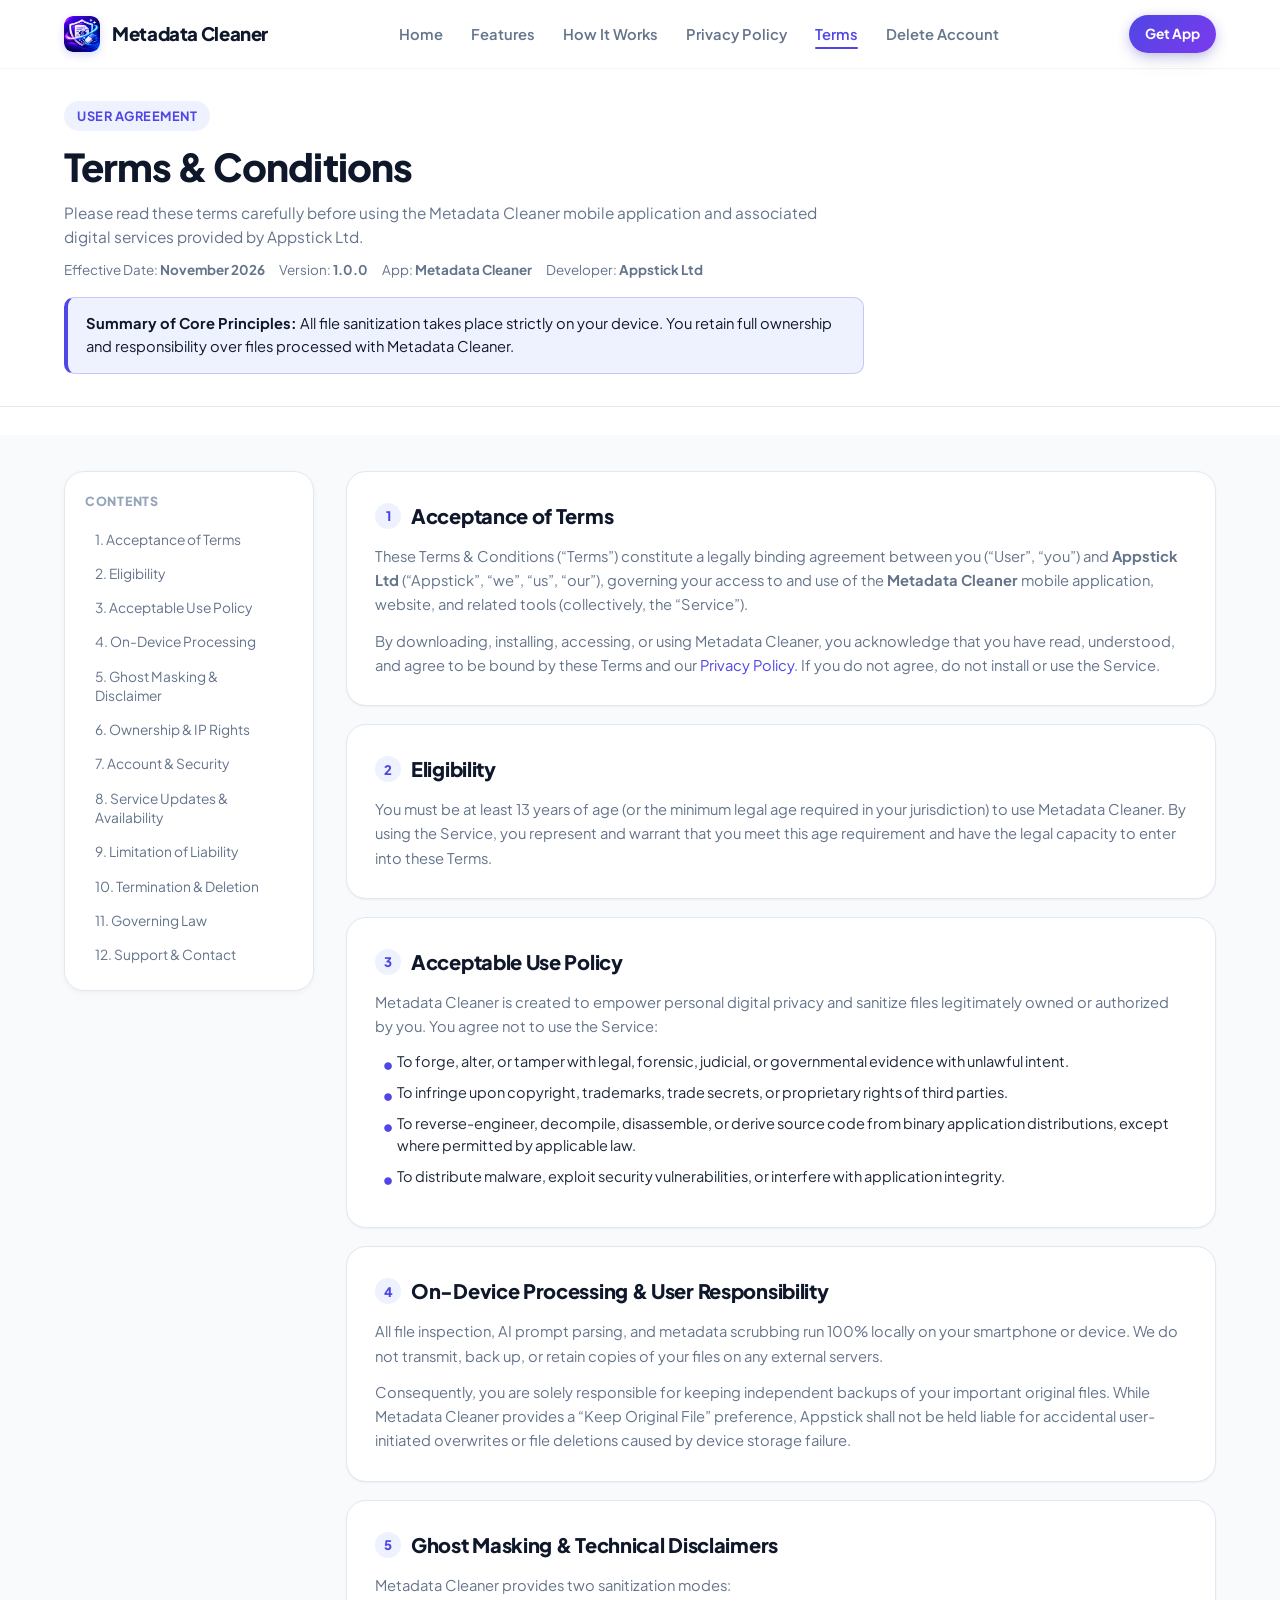
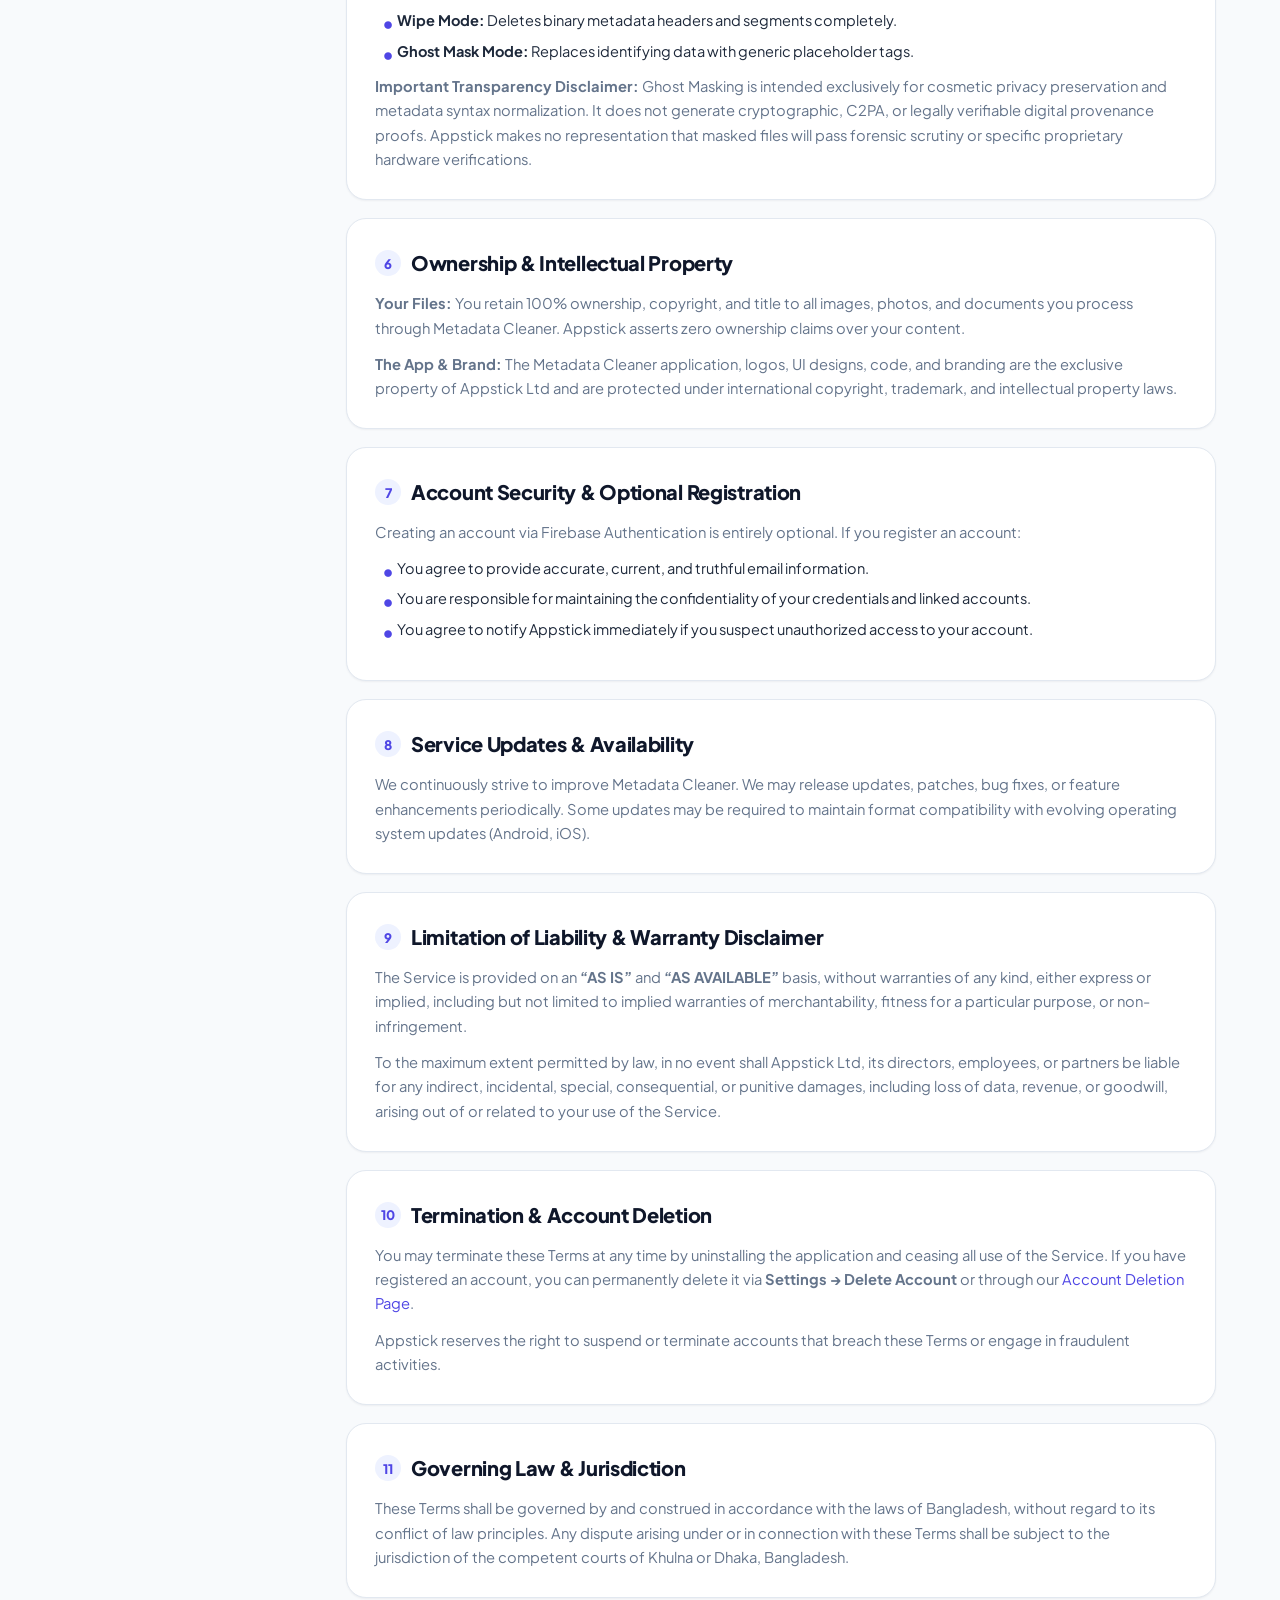
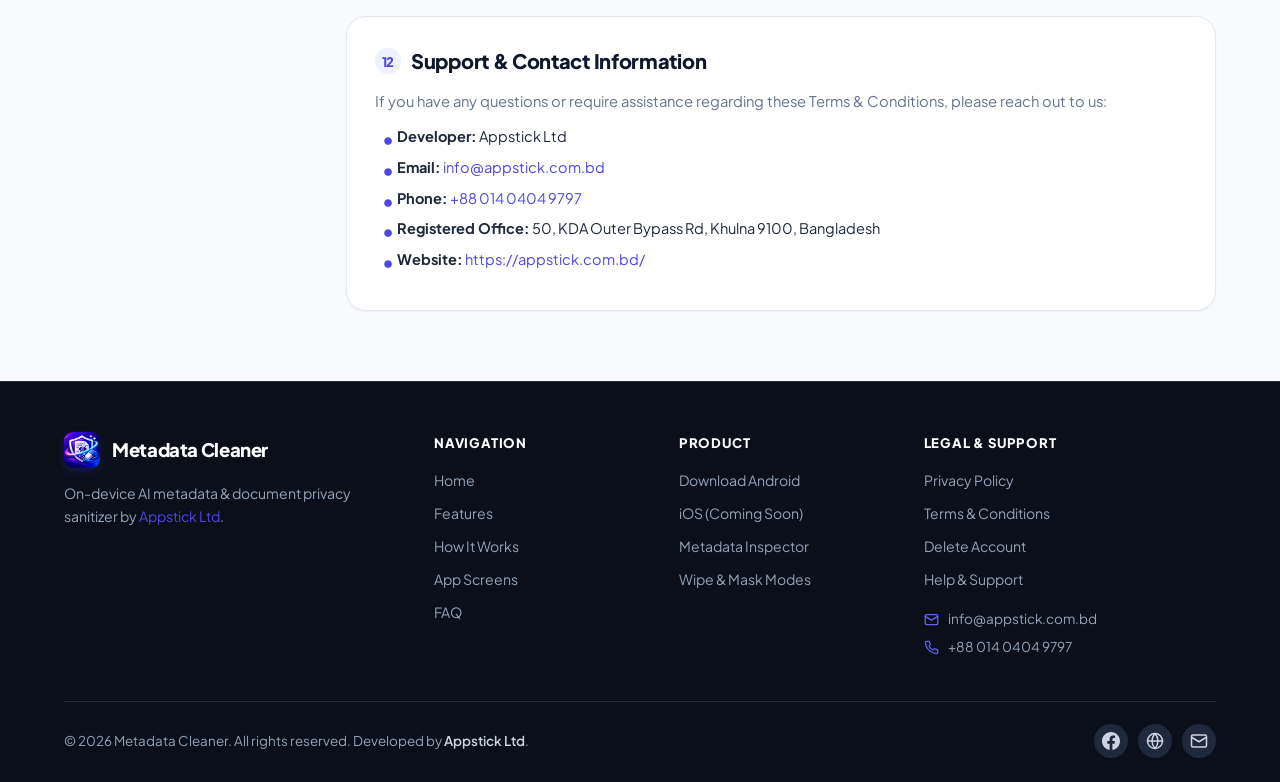
<file: terms.html>
<!DOCTYPE html>
<html lang="en">

<head>
  <meta charset="UTF-8" />
  <meta name="viewport" content="width=device-width, initial-scale=1.0" />
  <title>Terms &amp; Conditions — Metadata Cleaner</title>
  <meta name="description"
    content="Terms &amp; Conditions for Metadata Cleaner (bd.com.appstick.metadatacleaner) by Appstick Ltd. Read the terms governing use of our on-device metadata sanitizer." />
  <meta name="theme-color" content="#4F46E5" />
  <link rel="icon" type="image/png" href="assets/favicon.png" />
  <link rel="preconnect" href="https://fonts.googleapis.com" />
  <link rel="preconnect" href="https://fonts.gstatic.com" crossorigin />
  <link href="https://fonts.googleapis.com/css2?family=Plus+Jakarta+Sans:wght@400;500;600;700;800&display=swap"
    rel="stylesheet" />
  <link rel="stylesheet" href="styles.css" />
</head>

<body id="top">

  <!-- Header -->
  <header class="site-header">
    <div class="container">
      <nav class="navbar" aria-label="Main Navigation">
        <a href="index.html" class="brand-logo" aria-label="Metadata Cleaner Home">
          <img src="assets/logo.png" alt="Metadata Cleaner Logo" class="brand-icon" width="38" height="38" />
          <span class="brand-name">Metadata Cleaner</span>
        </a>

        <ul class="nav-menu">
          <li><a href="index.html#top" class="nav-link">Home</a></li>
          <li><a href="index.html#features" class="nav-link">Features</a></li>
          <li><a href="index.html#how-it-works" class="nav-link">How It Works</a></li>
          <li><a href="privacy.html" class="nav-link">Privacy Policy</a></li>
          <li><a href="terms.html" class="nav-link active">Terms</a></li>
          <li><a href="delete-account.html" class="nav-link">Delete Account</a></li>
        </ul>

        <div class="header-actions">
          <a href="index.html#download" class="btn-primary btn-sm">Get App</a>
          <button class="mobile-nav-toggle" aria-label="Toggle mobile menu">
            <span></span>
            <span></span>
            <span></span>
          </button>
        </div>
      </nav>
    </div>
  </header>

  <!-- Legal Header Banner -->
  <div class="legal-header-banner">
    <div class="container">
      <div class="legal-header-content">
        <div class="badge-tag">User Agreement</div>
        <h1 class="section-title">Terms &amp; Conditions</h1>
        <p class="section-subtitle">
          Please read these terms carefully before using the Metadata Cleaner mobile application
          and associated digital services provided by Appstick Ltd.
        </p>

        <div class="legal-meta-row">
          <span>Effective Date: <strong>November 2026</strong></span>
          <span>Version: <strong>1.0.0</strong></span>
          <span>App: <strong>Metadata Cleaner</strong></span>
          <span>Developer: <strong>Appstick Ltd</strong></span>
        </div>

        <div class="legal-highlight-box">
          <strong>Summary of Core Principles:</strong>
          All file sanitization takes place strictly on your device. You retain full ownership and responsibility
          over files processed with Metadata Cleaner.
        </div>
      </div>
    </div>
  </div>

  <!-- Legal Main Layout -->
  <main class="legal-page">
    <div class="container">
      <div class="legal-layout">

        <!-- Sticky Table of Contents -->
        <aside class="legal-toc" aria-label="Table of Contents">
          <h4>Contents</h4>
          <ol>
            <li><a href="#acceptance">1. Acceptance of Terms</a></li>
            <li><a href="#eligibility">2. Eligibility</a></li>
            <li><a href="#acceptable-use">3. Acceptable Use Policy</a></li>
            <li><a href="#on-device-processing">4. On-Device Processing</a></li>
            <li><a href="#ghost-masking">5. Ghost Masking &amp; Disclaimer</a></li>
            <li><a href="#intellectual-property">6. Ownership &amp; IP Rights</a></li>
            <li><a href="#account-security">7. Account &amp; Security</a></li>
            <li><a href="#service-updates">8. Service Updates &amp; Availability</a></li>
            <li><a href="#liability-disclaimer">9. Limitation of Liability</a></li>
            <li><a href="#termination">10. Termination &amp; Deletion</a></li>
            <li><a href="#governing-law">11. Governing Law</a></li>
            <li><a href="#support-contact">12. Support &amp; Contact</a></li>
          </ol>
        </aside>

        <!-- Legal Content Sections -->
        <article class="legal-content">

          <!-- Section 1 -->
          <section class="legal-section-card" id="acceptance">
            <h2>
              <span class="legal-num-badge">1</span>
              Acceptance of Terms
            </h2>
            <p>
              These Terms &amp; Conditions (&ldquo;Terms&rdquo;) constitute a legally binding agreement between you
              (&ldquo;User&rdquo;, &ldquo;you&rdquo;) and <strong>Appstick Ltd</strong> (&ldquo;Appstick&rdquo;, &ldquo;we&rdquo;, &ldquo;us&rdquo;, &ldquo;our&rdquo;),
              governing your access to and use of the <strong>Metadata Cleaner</strong> mobile application, website,
              and related tools (collectively, the &ldquo;Service&rdquo;).
            </p>
            <p>
              By downloading, installing, accessing, or using Metadata Cleaner, you acknowledge that you have read,
              understood, and agree to be bound by these Terms and our <a href="privacy.html">Privacy Policy</a>.
              If you do not agree, do not install or use the Service.
            </p>
          </section>

          <!-- Section 2 -->
          <section class="legal-section-card" id="eligibility">
            <h2>
              <span class="legal-num-badge">2</span>
              Eligibility
            </h2>
            <p>
              You must be at least 13 years of age (or the minimum legal age required in your jurisdiction) to use Metadata Cleaner.
              By using the Service, you represent and warrant that you meet this age requirement and have the legal capacity
              to enter into these Terms.
            </p>
          </section>

          <!-- Section 3 -->
          <section class="legal-section-card" id="acceptable-use">
            <h2>
              <span class="legal-num-badge">3</span>
              Acceptable Use Policy
            </h2>
            <p>
              Metadata Cleaner is created to empower personal digital privacy and sanitize files legitimately owned or
              authorized by you. You agree not to use the Service:
            </p>
            <ul class="legal-list">
              <li>To forge, alter, or tamper with legal, forensic, judicial, or governmental evidence with unlawful intent.</li>
              <li>To infringe upon copyright, trademarks, trade secrets, or proprietary rights of third parties.</li>
              <li>To reverse-engineer, decompile, disassemble, or derive source code from binary application distributions, except where permitted by applicable law.</li>
              <li>To distribute malware, exploit security vulnerabilities, or interfere with application integrity.</li>
            </ul>
          </section>

          <!-- Section 4 -->
          <section class="legal-section-card" id="on-device-processing">
            <h2>
              <span class="legal-num-badge">4</span>
              On-Device Processing &amp; User Responsibility
            </h2>
            <p>
              All file inspection, AI prompt parsing, and metadata scrubbing run 100% locally on your smartphone or device.
              We do not transmit, back up, or retain copies of your files on any external servers.
            </p>
            <p>
              Consequently, you are solely responsible for keeping independent backups of your important original files.
              While Metadata Cleaner provides a &ldquo;Keep Original File&rdquo; preference, Appstick shall not be held liable
              for accidental user-initiated overwrites or file deletions caused by device storage failure.
            </p>
          </section>

          <!-- Section 5 -->
          <section class="legal-section-card" id="ghost-masking">
            <h2>
              <span class="legal-num-badge">5</span>
              Ghost Masking &amp; Technical Disclaimers
            </h2>
            <p>
              Metadata Cleaner provides two sanitization modes:
            </p>
            <ul class="legal-list">
              <li><strong>Wipe Mode:</strong> Deletes binary metadata headers and segments completely.</li>
              <li><strong>Ghost Mask Mode:</strong> Replaces identifying data with generic placeholder tags.</li>
            </ul>
            <p>
              <strong>Important Transparency Disclaimer:</strong> Ghost Masking is intended exclusively for cosmetic
              privacy preservation and metadata syntax normalization. It does not generate cryptographic, C2PA, or
              legally verifiable digital provenance proofs. Appstick makes no representation that masked files will pass
              forensic scrutiny or specific proprietary hardware verifications.
            </p>
          </section>

          <!-- Section 6 -->
          <section class="legal-section-card" id="intellectual-property">
            <h2>
              <span class="legal-num-badge">6</span>
              Ownership &amp; Intellectual Property
            </h2>
            <p>
              <strong>Your Files:</strong> You retain 100% ownership, copyright, and title to all images, photos,
              and documents you process through Metadata Cleaner. Appstick asserts zero ownership claims over your content.
            </p>
            <p>
              <strong>The App &amp; Brand:</strong> The Metadata Cleaner application, logos, UI designs, code,
              and branding are the exclusive property of Appstick Ltd and are protected under international copyright,
              trademark, and intellectual property laws.
            </p>
          </section>

          <!-- Section 7 -->
          <section class="legal-section-card" id="account-security">
            <h2>
              <span class="legal-num-badge">7</span>
              Account Security &amp; Optional Registration
            </h2>
            <p>
              Creating an account via Firebase Authentication is entirely optional. If you register an account:
            </p>
            <ul class="legal-list">
              <li>You agree to provide accurate, current, and truthful email information.</li>
              <li>You are responsible for maintaining the confidentiality of your credentials and linked accounts.</li>
              <li>You agree to notify Appstick immediately if you suspect unauthorized access to your account.</li>
            </ul>
          </section>

          <!-- Section 8 -->
          <section class="legal-section-card" id="service-updates">
            <h2>
              <span class="legal-num-badge">8</span>
              Service Updates &amp; Availability
            </h2>
            <p>
              We continuously strive to improve Metadata Cleaner. We may release updates, patches, bug fixes, or feature
              enhancements periodically. Some updates may be required to maintain format compatibility with evolving
              operating system updates (Android, iOS).
            </p>
          </section>

          <!-- Section 9 -->
          <section class="legal-section-card" id="liability-disclaimer">
            <h2>
              <span class="legal-num-badge">9</span>
              Limitation of Liability &amp; Warranty Disclaimer
            </h2>
            <p>
              The Service is provided on an <strong>&ldquo;AS IS&rdquo;</strong> and <strong>&ldquo;AS AVAILABLE&rdquo;</strong>
              basis, without warranties of any kind, either express or implied, including but not limited to implied warranties
              of merchantability, fitness for a particular purpose, or non-infringement.
            </p>
            <p>
              To the maximum extent permitted by law, in no event shall Appstick Ltd, its directors, employees, or partners
              be liable for any indirect, incidental, special, consequential, or punitive damages, including loss of data,
              revenue, or goodwill, arising out of or related to your use of the Service.
            </p>
          </section>

          <!-- Section 10 -->
          <section class="legal-section-card" id="termination">
            <h2>
              <span class="legal-num-badge">10</span>
              Termination &amp; Account Deletion
            </h2>
            <p>
              You may terminate these Terms at any time by uninstalling the application and ceasing all use of the Service.
              If you have registered an account, you can permanently delete it via <strong>Settings &rarr; Delete Account</strong>
              or through our <a href="delete-account.html">Account Deletion Page</a>.
            </p>
            <p>
              Appstick reserves the right to suspend or terminate accounts that breach these Terms or engage in fraudulent activities.
            </p>
          </section>

          <!-- Section 11 -->
          <section class="legal-section-card" id="governing-law">
            <h2>
              <span class="legal-num-badge">11</span>
              Governing Law &amp; Jurisdiction
            </h2>
            <p>
              These Terms shall be governed by and construed in accordance with the laws of Bangladesh, without regard to
              its conflict of law principles. Any dispute arising under or in connection with these Terms shall be subject
              to the jurisdiction of the competent courts of Khulna or Dhaka, Bangladesh.
            </p>
          </section>

          <!-- Section 12 -->
          <section class="legal-section-card" id="support-contact">
            <h2>
              <span class="legal-num-badge">12</span>
              Support &amp; Contact Information
            </h2>
            <p>
              If you have any questions or require assistance regarding these Terms &amp; Conditions, please reach out to us:
            </p>
            <ul class="legal-list">
              <li><strong>Developer:</strong> Appstick Ltd</li>
              <li><strong>Email:</strong> <a href="mailto:info@appstick.com.bd">info@appstick.com.bd</a></li>
              <li><strong>Phone:</strong> <a href="tel:+8801404049797">+88 014 0404 9797</a></li>
              <li><strong>Registered Office:</strong> 50, KDA Outer Bypass Rd, Khulna 9100, Bangladesh</li>
              <li><strong>Website:</strong> <a href="https://appstick.com.bd/" target="_blank" rel="noopener noreferrer">https://appstick.com.bd/</a></li>
            </ul>
          </section>

        </article>
      </div>
    </div>
  </main>

  <!-- Footer -->
  <footer class="site-footer">
    <div class="container">
      <div class="footer-top">
        <div class="footer-brand">
          <a href="index.html#top" class="brand-logo">
            <img src="assets/logo.png" alt="Metadata Cleaner Logo" class="brand-icon" width="34" height="34" />
            <span class="brand-name">Metadata Cleaner</span>
          </a>
          <p>
            On-device AI metadata &amp; document privacy sanitizer by
            <a href="https://appstick.com.bd/" target="_blank" rel="noopener noreferrer">Appstick Ltd</a>.
          </p>
        </div>

        <div class="footer-col">
          <h4>Navigation</h4>
          <ul class="footer-links">
            <li><a href="index.html#top">Home</a></li>
            <li><a href="index.html#features">Features</a></li>
            <li><a href="index.html#how-it-works">How It Works</a></li>
            <li><a href="index.html#screens">App Screens</a></li>
            <li><a href="index.html#faq">FAQ</a></li>
          </ul>
        </div>

        <div class="footer-col">
          <h4>Product</h4>
          <ul class="footer-links">
            <li><a href="index.html#download">Download Android</a></li>
            <li><a href="index.html#download">iOS (Coming Soon)</a></li>
            <li><a href="index.html#inspector">Metadata Inspector</a></li>
            <li><a href="index.html#modes">Wipe &amp; Mask Modes</a></li>
          </ul>
        </div>

        <div class="footer-col">
          <h4>Legal &amp; Support</h4>
          <ul class="footer-links">
            <li><a href="privacy.html">Privacy Policy</a></li>
            <li><a href="terms.html">Terms &amp; Conditions</a></li>
            <li><a href="delete-account.html">Delete Account</a></li>
            <li><a href="mailto:info@appstick.com.bd">Help &amp; Support</a></li>
          </ul>
          <div style="margin-top: 18px;">
            <div class="footer-contact-item">
              <svg viewBox="0 0 24 24" fill="none" stroke="currentColor" stroke-width="2" stroke-linecap="round"
                stroke-linejoin="round" aria-hidden="true">
                <rect x="2" y="4" width="20" height="16" rx="2" />
                <path d="m22 7-10 6L2 7" />
              </svg>
              <a href="mailto:info@appstick.com.bd">info@appstick.com.bd</a>
            </div>
            <div class="footer-contact-item">
              <svg viewBox="0 0 24 24" fill="none" stroke="currentColor" stroke-width="2" stroke-linecap="round"
                stroke-linejoin="round" aria-hidden="true">
                <path
                  d="M22 16.92v3a2 2 0 0 1-2.18 2 19.79 19.79 0 0 1-8.63-3.07 19.5 19.5 0 0 1-6-6 19.79 19.79 0 0 1-3.07-8.67A2 2 0 0 1 4.11 2h3a2 2 0 0 1 2 1.72 12.84 12.84 0 0 0 .7 2.81 2 2 0 0 1-.45 2.11L8.09 9.91a16 16 0 0 0 6 6l1.27-1.27a2 2 0 0 1 2.11-.45 12.84 12.84 0 0 0 2.81.7A2 2 0 0 1 22 16.92z" />
              </svg>
              <a href="tel:+8801404049797">+88 014 0404 9797</a>
            </div>
          </div>
        </div>
      </div>

      <div class="footer-bottom">
        <p>&copy; 2026 Metadata Cleaner. All rights reserved. Developed by <a href="https://appstick.com.bd/"
            target="_blank" rel="noopener noreferrer">Appstick Ltd</a>.</p>

        <div class="footer-socials">
          <a href="https://facebook.com/appstick.com.bd" target="_blank" rel="noopener noreferrer" class="social-link"
            aria-label="Facebook">
            <svg width="18" height="18" viewBox="0 0 24 24" fill="currentColor">
              <path
                d="M24 12.073C24 5.405 18.627 0 12 0S0 5.405 0 12.073C0 18.1 4.388 23.094 10.125 24v-8.437H7.078v-3.49h3.047V9.413c0-3.025 1.792-4.697 4.533-4.697 1.312 0 2.686.236 2.686.236v2.971H15.83c-1.491 0-1.956.93-1.956 1.886v2.264h3.328l-.532 3.49h-2.796V24C19.612 23.094 24 18.1 24 12.073z" />
            </svg>
          </a>
          <a href="https://appstick.com.bd/" target="_blank" rel="noopener noreferrer" class="social-link"
            aria-label="Appstick Website">
            <svg width="18" height="18" viewBox="0 0 24 24" fill="none" stroke="currentColor" stroke-width="2"
              stroke-linecap="round" stroke-linejoin="round">
              <circle cx="12" cy="12" r="10" />
              <line x1="2" y1="12" x2="22" y2="12" />
              <path d="M12 2a15.3 15.3 0 0 1 4 10 15.3 15.3 0 0 1-4 10 15.3 15.3 0 0 1-4-10 15.3 15.3 0 0 1 4-10z" />
            </svg>
          </a>
          <a href="mailto:info@appstick.com.bd" class="social-link" aria-label="Email Support">
            <svg width="18" height="18" viewBox="0 0 24 24" fill="none" stroke="currentColor" stroke-width="2"
              stroke-linecap="round" stroke-linejoin="round">
              <rect x="2" y="4" width="20" height="16" rx="2" />
              <path d="m22 7-10 6L2 7" />
            </svg>
          </a>
        </div>
      </div>
    </div>
  </footer>

  <button id="back-to-top" class="back-to-top" aria-label="Back to top">
    <svg width="20" height="20" viewBox="0 0 24 24" fill="none" stroke="currentColor" stroke-width="2.5"
      stroke-linecap="round" stroke-linejoin="round">
      <polyline points="18 15 12 9 6 15" />
    </svg>
  </button>

  <script src="script.js"></script>
</body>

</html>
</file>
<file: styles.css>
/* ==========================================================================
   METADATA CLEANER - MODERN & CLEAN STYLESHEET
   Clean, light-themed, high-conversion, mobile-responsive
   Tight, balanced spacing inspired by Habitly & Appstick Design System
   ========================================================================== */

:root {
  /* Brand Primary Colors (Modern Royal Indigo / Electric Violet) */
  --primary: #4F46E5;
  --primary-hover: #4338CA;
  --primary-light: #6366F1;
  --primary-dark: #3730A3;
  --primary-subtle: #EEF2FF;
  --primary-tint: #F5F7FF;
  --primary-gradient: linear-gradient(135deg, #4F46E5 0%, #7C3AED 100%);
  --primary-glow: rgba(79, 70, 229, 0.28);
  --primary-glow-soft: rgba(79, 70, 229, 0.12);

  /* Accents */
  --accent-cyan: #06B6D4;
  --accent-cyan-bg: #ECFEFF;
  --accent-emerald: #10B981;
  --accent-emerald-bg: #ECFDF5;
  --accent-amber: #F59E0B;
  --accent-amber-bg: #FFFBEB;
  --accent-purple: #8B5CF6;
  --accent-purple-bg: #F5F3FF;
  --accent-rose: #EF4444;
  --accent-rose-bg: #FEF2F2;

  /* Neutrals (Clean Light Mode) */
  --bg-body: #FFFFFF;
  --bg-alt: #F8FAFC;
  --bg-card: #FFFFFF;
  --bg-card-hover: #FBFDFF;
  --bg-nav: rgba(255, 255, 255, 0.94);

  --text-main: #1E293B;
  --text-heading: #0F172A;
  --text-muted: #64748B;
  --text-light: #94A3B8;
  --text-white: #FFFFFF;

  --border-color: #E2E8F0;
  --border-light: #F1F5F9;
  --border-primary: rgba(79, 70, 229, 0.22);

  /* Shadows */
  --shadow-xs: 0 1px 2px rgba(15, 23, 42, 0.05);
  --shadow-sm: 0 2px 6px rgba(15, 23, 42, 0.04), 0 1px 3px rgba(15, 23, 42, 0.02);
  --shadow-md: 0 10px 24px -4px rgba(15, 23, 42, 0.08), 0 4px 6px -2px rgba(15, 23, 42, 0.03);
  --shadow-lg: 0 18px 40px -10px rgba(79, 70, 229, 0.14), 0 8px 16px -4px rgba(15, 23, 42, 0.03);
  --shadow-float: 0 20px 40px -10px rgba(15, 23, 42, 0.12), 0 10px 20px -6px rgba(79, 70, 229, 0.15);
  --shadow-phone: 0 28px 65px -15px rgba(15, 23, 42, 0.30), 0 12px 28px -10px rgba(79, 70, 229, 0.20);

  /* Typography */
  --font-main: 'Plus Jakarta Sans', system-ui, -apple-system, BlinkMacSystemFont, 'Segoe UI', Roboto, sans-serif;

  /* Layout */
  --container-max: 1200px;
  --radius-xs: 6px;
  --radius-sm: 10px;
  --radius-md: 14px;
  --radius-lg: 20px;
  --radius-xl: 26px;
  --radius-full: 9999px;

  /* Transitions */
  --transition-fast: 0.2s cubic-bezier(0.16, 1, 0.3, 1);
  --transition-base: 0.3s cubic-bezier(0.16, 1, 0.3, 1);
  --transition-smooth: 0.5s cubic-bezier(0.16, 1, 0.3, 1);
}

/* ==========================================================================
   Base & Reset
   ========================================================================== */

*, *::before, *::after {
  box-sizing: border-box;
  margin: 0;
  padding: 0;
}

html {
  scroll-behavior: smooth;
  font-size: 16px;
  -webkit-text-size-adjust: 100%;
}

body {
  font-family: var(--font-main);
  background-color: var(--bg-body);
  color: var(--text-main);
  line-height: 1.6;
  font-size: 0.98rem;
  overflow-x: hidden;
  -webkit-font-smoothing: antialiased;
  -moz-osx-font-smoothing: grayscale;
}

img, svg {
  display: block;
  max-width: 100%;
}

a {
  color: var(--primary);
  text-decoration: none;
  transition: color var(--transition-fast);
}

a:hover {
  color: var(--primary-hover);
}

ul, ol {
  list-style: none;
}

button {
  font-family: inherit;
  border: none;
  background: none;
  cursor: pointer;
}

.container {
  width: 100%;
  max-width: var(--container-max);
  margin: 0 auto;
  padding: 0 24px;
}

/* Compact, well-balanced Section Padding (Reduced from 88px to 52px) */
.section-padding {
  padding: 52px 0;
}

.section-alt {
  background-color: var(--bg-alt);
}

/* Section Header (Compact, no excessive bottom margin) */
.section-header {
  text-align: center;
  max-width: 720px;
  margin: 0 auto 34px;
}

.badge-tag {
  display: inline-flex;
  align-items: center;
  gap: 8px;
  padding: 5px 13px;
  background: var(--primary-subtle);
  color: var(--primary);
  font-size: 0.8rem;
  font-weight: 700;
  border-radius: var(--radius-full);
  margin-bottom: 12px;
  letter-spacing: 0.04em;
  text-transform: uppercase;
}

.badge-tag--emerald {
  background: var(--accent-emerald-bg);
  color: var(--accent-emerald);
}

.badge-tag--cyan {
  background: var(--accent-cyan-bg);
  color: #0891B2;
}

.badge-tag--purple {
  background: var(--accent-purple-bg);
  color: var(--accent-purple);
}

.section-title {
  font-size: clamp(1.8rem, 3vw, 2.5rem);
  font-weight: 800;
  line-height: 1.25;
  color: var(--text-heading);
  letter-spacing: -0.025em;
  margin-bottom: 10px;
}

.section-subtitle {
  font-size: clamp(0.96rem, 1.15vw, 1.08rem);
  color: var(--text-muted);
  line-height: 1.55;
}

.text-gradient {
  background: var(--primary-gradient);
  -webkit-background-clip: text;
  -webkit-text-fill-color: transparent;
}

/* ==========================================================================
   Header & Navigation
   ========================================================================== */

.site-header {
  position: sticky;
  top: 0;
  z-index: 100;
  background: var(--bg-nav);
  backdrop-filter: blur(12px);
  -webkit-backdrop-filter: blur(12px);
  border-bottom: 1px solid var(--border-light);
  transition: all var(--transition-base);
}

.site-header.scrolled {
  border-bottom-color: var(--border-color);
  box-shadow: var(--shadow-sm);
}

.navbar {
  display: flex;
  align-items: center;
  justify-content: space-between;
  height: 68px;
}

.brand-logo {
  display: flex;
  align-items: center;
  gap: 12px;
  text-decoration: none;
}

.brand-icon {
  width: 36px;
  height: 36px;
  border-radius: 9px;
  box-shadow: 0 3px 8px rgba(79, 70, 229, 0.2);
}

.brand-name {
  font-size: 1.16rem;
  font-weight: 800;
  color: var(--text-heading);
  letter-spacing: -0.02em;
}

.nav-menu {
  display: flex;
  align-items: center;
  gap: 28px;
}

.nav-link {
  font-size: 0.92rem;
  font-weight: 600;
  color: var(--text-muted);
  transition: color var(--transition-fast);
  padding: 6px 0;
  position: relative;
}

.nav-link:hover,
.nav-link.active {
  color: var(--primary);
}

.nav-link.active::after {
  content: '';
  position: absolute;
  bottom: 0;
  left: 0;
  width: 100%;
  height: 2px;
  background: var(--primary);
  border-radius: 2px;
}

.header-actions {
  display: flex;
  align-items: center;
  gap: 14px;
}

.btn-primary {
  display: inline-flex;
  align-items: center;
  gap: 9px;
  padding: 10px 22px;
  background: var(--primary-gradient);
  color: var(--text-white);
  font-size: 0.92rem;
  font-weight: 700;
  border-radius: var(--radius-full);
  box-shadow: var(--shadow-md), 0 3px 12px var(--primary-glow);
  transition: all var(--transition-fast);
  text-decoration: none;
}

.btn-primary:hover {
  color: var(--text-white);
  transform: translateY(-2px);
  box-shadow: var(--shadow-lg), 0 5px 16px var(--primary-glow);
}

.btn-secondary {
  display: inline-flex;
  align-items: center;
  gap: 9px;
  padding: 10px 22px;
  background: var(--bg-body);
  color: var(--text-heading);
  font-size: 0.92rem;
  font-weight: 700;
  border-radius: var(--radius-full);
  border: 1px solid var(--border-color);
  box-shadow: var(--shadow-xs);
  transition: all var(--transition-fast);
  text-decoration: none;
}

.btn-secondary:hover {
  background: var(--bg-alt);
  color: var(--primary);
  border-color: var(--primary);
  transform: translateY(-2px);
}

.btn-sm {
  padding: 8px 16px;
  font-size: 0.86rem;
}

/* Mobile Nav Toggle */
.mobile-nav-toggle {
  display: none;
  flex-direction: column;
  justify-content: space-between;
  width: 26px;
  height: 19px;
  background: transparent;
}

.mobile-nav-toggle span {
  width: 100%;
  height: 2.5px;
  background: var(--text-heading);
  border-radius: 2px;
  transition: all var(--transition-fast);
}

.mobile-nav-toggle.open span:nth-child(1) {
  transform: translateY(8px) rotate(45deg);
}

.mobile-nav-toggle.open span:nth-child(2) {
  opacity: 0;
}

.mobile-nav-toggle.open span:nth-child(3) {
  transform: translateY(-8px) rotate(-45deg);
}

/* ==========================================================================
   Hero Section (Compact Spacing & Balanced Grid)
   ========================================================================== */

.hero-section {
  padding: 48px 0 54px;
  background: radial-gradient(circle at 80% 20%, rgba(99, 102, 241, 0.08) 0%, transparent 50%),
              radial-gradient(circle at 20% 80%, rgba(6, 182, 212, 0.06) 0%, transparent 40%),
              var(--bg-body);
  position: relative;
  overflow: hidden;
}

.hero-grid {
  display: grid;
  grid-template-columns: 1.15fr 0.85fr;
  gap: 40px;
  align-items: center;
}

.hero-badge {
  display: inline-flex;
  align-items: center;
  gap: 8px;
  padding: 6px 14px;
  background: var(--primary-subtle);
  border: 1px solid rgba(79, 70, 229, 0.2);
  border-radius: var(--radius-full);
  color: var(--primary);
  font-size: 0.82rem;
  font-weight: 700;
  margin-bottom: 16px;
}

.hero-badge-dot {
  width: 7px;
  height: 7px;
  background: var(--accent-emerald);
  border-radius: 50%;
  box-shadow: 0 0 0 3px rgba(16, 185, 129, 0.2);
}

.hero-title {
  font-size: clamp(2.1rem, 4vw, 3.3rem);
  font-weight: 800;
  line-height: 1.16;
  color: var(--text-heading);
  letter-spacing: -0.035em;
  margin-bottom: 14px;
}

.hero-subtitle {
  font-size: clamp(1rem, 1.25vw, 1.15rem);
  color: var(--text-muted);
  line-height: 1.6;
  margin-bottom: 24px;
  max-width: 560px;
}

.hero-actions {
  display: flex;
  flex-wrap: wrap;
  align-items: center;
  gap: 14px;
  margin-bottom: 24px;
}

/* Store Buttons */
.store-buttons {
  display: flex;
  flex-wrap: wrap;
  align-items: center;
  gap: 12px;
}

.store-btn {
  display: inline-flex;
  align-items: center;
  gap: 12px;
  padding: 9px 20px;
  background: #0F172A;
  color: #FFFFFF;
  border-radius: var(--radius-md);
  border: 1px solid rgba(255, 255, 255, 0.12);
  box-shadow: var(--shadow-md);
  transition: all var(--transition-fast);
  text-decoration: none;
}

.store-btn:hover {
  background: #1E293B;
  color: #FFFFFF;
  transform: translateY(-2px);
  box-shadow: var(--shadow-lg);
  border-color: rgba(99, 102, 241, 0.5);
}

.store-btn-soon {
  opacity: 0.85;
  cursor: default;
}

.store-btn-soon:hover {
  transform: none;
  box-shadow: var(--shadow-md);
}

.store-btn-icon {
  width: 24px;
  height: 24px;
  display: flex;
  align-items: center;
  justify-content: center;
  flex-shrink: 0;
}

.store-btn-icon svg,
.store-btn-icon img {
  width: 100%;
  height: 100%;
  object-fit: contain;
}

.store-btn-text {
  display: flex;
  flex-direction: column;
  text-align: left;
}

.store-btn-sub {
  font-size: 0.62rem;
  letter-spacing: 0.05em;
  text-transform: uppercase;
  color: #94A3B8;
  font-weight: 600;
  line-height: 1.2;
}

.store-btn-main {
  font-size: 1.05rem;
  font-weight: 700;
  line-height: 1.2;
  letter-spacing: -0.02em;
  color: #FFFFFF;
}

/* Trust / Key Points List */
.hero-trust {
  display: flex;
  flex-wrap: wrap;
  gap: 18px;
  padding-top: 14px;
  border-top: 1px solid var(--border-color);
}

.trust-item {
  display: flex;
  align-items: center;
  gap: 7px;
  font-size: 0.85rem;
  font-weight: 600;
  color: var(--text-muted);
}

.trust-icon {
  width: 16px;
  height: 16px;
  color: var(--accent-emerald);
}

/* ==========================================================================
   FLAGSHIP SMARTPHONE DEVICE FRAME & HERO SHOWCASE
   ========================================================================== */

.hero-visual {
  position: relative;
  display: flex;
  justify-content: center;
  align-items: center;
  user-select: none;
}

.hero-ambient-glow {
  position: absolute;
  top: 50%;
  left: 50%;
  transform: translate(-50%, -50%);
  width: 100%;
  height: 100%;
  background: radial-gradient(circle, rgba(79, 70, 229, 0.25) 0%, rgba(6, 182, 212, 0.14) 40%, transparent 70%);
  filter: blur(40px);
  pointer-events: none;
  z-index: 1;
  animation: pulseGlow 6s ease-in-out infinite alternate;
}

@keyframes pulseGlow {
  0% { transform: translate(-50%, -50%) scale(0.94); opacity: 0.75; }
  100% { transform: translate(-50%, -50%) scale(1.06); opacity: 1; }
}

.hero-showcase-container {
  position: relative;
  z-index: 2;
  display: flex;
  align-items: center;
  justify-content: center;
}

/* Layered Secondary Phone Card */
.hero-layered-phone {
  position: absolute;
  right: -28px;
  top: 18px;
  width: 230px;
  transform: rotate(6deg) translateY(8px);
  opacity: 0.76;
  filter: blur(0.4px);
  transition: all var(--transition-base);
  z-index: 1;
}

.hero-layered-phone:hover {
  transform: rotate(3deg) translateY(0);
  opacity: 0.95;
  filter: blur(0);
}

/* Primary Hero Phone */
.hero-primary-phone {
  position: relative;
  z-index: 3;
  width: 270px;
  animation: floatPhone 6s ease-in-out infinite;
}

@keyframes floatPhone {
  0%, 100% { transform: translateY(0); }
  50% { transform: translateY(-8px); }
}

/* High-End Phone Device Chassis */
.phone-device {
  position: relative;
  width: 100%;
  background: #0B0F19;
  border-radius: 42px;
  padding: 10px;
  box-shadow: 
    0 0 0 1px rgba(255, 255, 255, 0.12),
    0 0 0 4px #1E293B,
    0 28px 65px -15px rgba(15, 23, 42, 0.36),
    0 12px 28px -10px rgba(79, 70, 229, 0.22);
  transition: all 0.35s cubic-bezier(0.16, 1, 0.3, 1);
  overflow: hidden;
}

.phone-device:hover {
  transform: translateY(-6px) scale(1.015);
  box-shadow: 
    0 0 0 1px rgba(99, 102, 241, 0.4),
    0 0 0 4px #334155,
    0 35px 80px -15px rgba(15, 23, 42, 0.42),
    0 16px 36px -10px rgba(79, 70, 229, 0.32);
}

/* Dynamic Island / Top Camera Pill */
.phone-dynamic-island {
  position: absolute;
  top: 15px;
  left: 50%;
  transform: translateX(-50%);
  width: 78px;
  height: 17px;
  background: #000000;
  border-radius: 20px;
  z-index: 10;
  display: flex;
  align-items: center;
  justify-content: space-between;
  padding: 0 8px;
  box-shadow: inset 0 0 2px rgba(255, 255, 255, 0.2);
}

.phone-camera-lens {
  width: 6px;
  height: 6px;
  border-radius: 50%;
  background: #111827;
  border: 1px solid rgba(255, 255, 255, 0.15);
}

.phone-speaker-bar {
  width: 28px;
  height: 3px;
  background: #1F2937;
  border-radius: 2px;
}

/* Phone Screen Display */
.phone-screen-display {
  position: relative;
  border-radius: 32px;
  overflow: hidden;
  background: #05022C;
  line-height: 0;
}

.phone-screen-display img {
  width: 100%;
  height: auto;
  display: block;
}

/* Glass Reflection Sheen */
.phone-screen-display::after {
  content: '';
  position: absolute;
  top: 0;
  left: 0;
  right: 0;
  bottom: 0;
  background: linear-gradient(
    135deg,
    rgba(255, 255, 255, 0.14) 0%,
    rgba(255, 255, 255, 0.03) 30%,
    transparent 65%
  );
  pointer-events: none;
  z-index: 5;
}

/* Bottom Home Indicator Bar */
.phone-home-indicator {
  position: absolute;
  bottom: 6px;
  left: 50%;
  transform: translateX(-50%);
  width: 80px;
  height: 3px;
  background: rgba(255, 255, 255, 0.45);
  border-radius: 4px;
  z-index: 10;
}

/* Floating Glassmorphic Chips */
.floating-chip {
  position: absolute;
  display: inline-flex;
  align-items: center;
  gap: 8px;
  padding: 8px 15px;
  background: rgba(255, 255, 255, 0.94);
  backdrop-filter: blur(12px);
  -webkit-backdrop-filter: blur(12px);
  border-radius: var(--radius-full);
  border: 1px solid rgba(255, 255, 255, 0.6);
  box-shadow: var(--shadow-float);
  font-size: 0.78rem;
  font-weight: 700;
  color: var(--text-heading);
  white-space: nowrap;
  animation: floatBounce 4s ease-in-out infinite;
  z-index: 5;
  transition: transform var(--transition-fast);
}

.floating-chip:hover {
  transform: scale(1.04);
}

.floating-chip--top-left {
  top: 8%;
  left: -40px;
  animation-delay: 0s;
}

.floating-chip--bottom-right {
  bottom: 12%;
  right: -45px;
  animation-delay: 2s;
}

.floating-chip--bottom-left {
  bottom: 6%;
  left: -25px;
  animation-delay: 1s;
}

.chip-dot {
  width: 7px;
  height: 7px;
  border-radius: 50%;
}

.chip-dot--cyan { background: var(--accent-cyan); box-shadow: 0 0 0 2px rgba(6, 182, 212, 0.25); }
.chip-dot--emerald { background: var(--accent-emerald); box-shadow: 0 0 0 2px rgba(16, 185, 129, 0.25); }
.chip-dot--purple { background: var(--accent-purple); box-shadow: 0 0 0 2px rgba(139, 92, 246, 0.25); }
.chip-dot--indigo { background: var(--primary); box-shadow: 0 0 0 2px rgba(79, 70, 229, 0.25); }

@keyframes floatBounce {
  0%, 100% { transform: translateY(0); }
  50% { transform: translateY(-7px); }
}

/* ==========================================================================
   Showcase / Before & After Section (Tight & Compact)
   ========================================================================== */

.showcase-grid {
  display: grid;
  grid-template-columns: 1fr 1fr;
  gap: 36px;
  align-items: center;
  background: var(--bg-card);
  border: 1px solid var(--border-color);
  border-radius: var(--radius-xl);
  padding: 36px;
  box-shadow: var(--shadow-sm);
}

.showcase-media {
  position: relative;
  border-radius: var(--radius-lg);
  overflow: hidden;
  box-shadow: var(--shadow-md);
  background: var(--bg-alt);
}

.showcase-media img {
  width: 100%;
  height: auto;
  object-fit: cover;
  transition: transform var(--transition-base);
}

.showcase-media:hover img {
  transform: scale(1.02);
}

.risk-list {
  display: flex;
  flex-direction: column;
  gap: 10px;
  margin-top: 18px;
}

.risk-item {
  display: flex;
  align-items: center;
  justify-content: space-between;
  gap: 14px;
  padding: 11px 16px;
  background: var(--bg-alt);
  border-radius: var(--radius-md);
  border: 1px solid var(--border-light);
  transition: all var(--transition-fast);
}

.risk-item:hover {
  border-color: var(--border-color);
  background: var(--bg-card);
  transform: translateX(3px);
}

.risk-item-info {
  display: flex;
  flex-direction: column;
  gap: 2px;
}

.risk-item-info strong {
  font-size: 0.92rem;
  color: var(--text-heading);
  font-weight: 700;
}

.risk-item-info span {
  font-size: 0.8rem;
  color: var(--text-muted);
}

.risk-badge {
  display: inline-flex;
  align-items: center;
  padding: 3px 10px;
  border-radius: var(--radius-full);
  font-size: 0.72rem;
  font-weight: 800;
  text-transform: uppercase;
  letter-spacing: 0.04em;
  flex-shrink: 0;
}

.risk-badge--high {
  background: var(--accent-rose-bg);
  color: var(--accent-rose);
}

.risk-badge--med {
  background: var(--accent-amber-bg);
  color: var(--accent-amber);
}

.risk-badge--clean {
  background: var(--accent-emerald-bg);
  color: var(--accent-emerald);
}

/* ==========================================================================
   Features Section (Compact & Crisp)
   ========================================================================== */

.features-grid {
  display: grid;
  grid-template-columns: repeat(3, 1fr);
  gap: 20px;
}

.feature-card {
  background: var(--bg-card);
  border: 1px solid var(--border-color);
  border-radius: var(--radius-lg);
  padding: 24px 22px;
  box-shadow: var(--shadow-xs);
  transition: all var(--transition-fast);
  display: flex;
  flex-direction: column;
}

.feature-card:hover {
  transform: translateY(-3px);
  box-shadow: var(--shadow-md);
  border-color: var(--border-primary);
}

.feature-icon-wrapper {
  width: 46px;
  height: 46px;
  border-radius: var(--radius-sm);
  display: flex;
  align-items: center;
  justify-content: center;
  margin-bottom: 16px;
  flex-shrink: 0;
}

.feature-icon-wrapper svg {
  width: 22px;
  height: 22px;
}

.feature-icon--indigo {
  background: var(--primary-subtle);
  color: var(--primary);
}

.feature-icon--cyan {
  background: var(--accent-cyan-bg);
  color: #0891B2;
}

.feature-icon--emerald {
  background: var(--accent-emerald-bg);
  color: var(--accent-emerald);
}

.feature-icon--purple {
  background: var(--accent-purple-bg);
  color: var(--accent-purple);
}

.feature-icon--amber {
  background: var(--accent-amber-bg);
  color: var(--accent-amber);
}

.feature-icon--rose {
  background: var(--accent-rose-bg);
  color: var(--accent-rose);
}

.feature-card h3 {
  font-size: 1.15rem;
  font-weight: 700;
  color: var(--text-heading);
  letter-spacing: -0.015em;
  margin-bottom: 8px;
}

.feature-card p {
  font-size: 0.9rem;
  color: var(--text-muted);
  line-height: 1.55;
}

/* ==========================================================================
   How It Works (Compact & Tight)
   ========================================================================== */

.workflow-layout {
  display: grid;
  grid-template-columns: 0.95fr 1.05fr;
  gap: 32px;
  align-items: center;
  margin-bottom: 28px;
}

.workflow-visual-card {
  background: var(--bg-card);
  border: 1px solid var(--border-color);
  border-radius: var(--radius-xl);
  padding: 18px;
  box-shadow: var(--shadow-sm);
  overflow: hidden;
  position: relative;
}

.workflow-visual-card img {
  width: 100%;
  height: auto;
  border-radius: var(--radius-md);
  transition: transform var(--transition-base);
}

.workflow-visual-card:hover img {
  transform: scale(1.015);
}

.steps-list {
  display: flex;
  flex-direction: column;
  gap: 12px;
}

.step-row-card {
  display: flex;
  align-items: flex-start;
  gap: 16px;
  background: var(--bg-card);
  border: 1px solid var(--border-color);
  border-radius: var(--radius-lg);
  padding: 18px 20px;
  box-shadow: var(--shadow-xs);
  transition: all var(--transition-fast);
}

.step-row-card:hover {
  transform: translateX(4px);
  border-color: var(--primary);
  box-shadow: var(--shadow-sm);
}

.step-badge-num {
  width: 38px;
  height: 38px;
  border-radius: 50%;
  background: var(--primary-subtle);
  color: var(--primary);
  font-size: 1.05rem;
  font-weight: 800;
  display: flex;
  align-items: center;
  justify-content: center;
  flex-shrink: 0;
}

.step-row-content h3 {
  font-size: 1.12rem;
  font-weight: 700;
  color: var(--text-heading);
  margin-bottom: 4px;
}

.step-row-content p {
  font-size: 0.88rem;
  color: var(--text-muted);
  line-height: 1.5;
}

/* Format Pills Banner */
.formats-strip {
  display: flex;
  flex-wrap: wrap;
  align-items: center;
  justify-content: center;
  gap: 10px;
  padding: 18px 24px;
  background: var(--bg-card);
  border-radius: var(--radius-lg);
  border: 1px solid var(--border-color);
  box-shadow: var(--shadow-xs);
}

.formats-label {
  font-size: 0.88rem;
  font-weight: 700;
  color: var(--text-heading);
  margin-right: 6px;
}

.format-pill {
  padding: 5px 14px;
  background: var(--bg-alt);
  color: var(--text-heading);
  font-size: 0.82rem;
  font-weight: 700;
  border-radius: var(--radius-full);
  border: 1px solid var(--border-color);
  transition: all var(--transition-fast);
}

.format-pill:hover {
  border-color: var(--primary);
  color: var(--primary);
  transform: translateY(-2px);
}

/* ==========================================================================
   DEDICATED APP SCREENS SHOWCASE (Compact, Balanced 3-Device Showcase)
   ========================================================================== */

.app-showcase-grid {
  display: grid;
  grid-template-columns: repeat(3, 1fr);
  gap: 22px;
}

.showcase-screen-card {
  background: var(--bg-card);
  border: 1px solid var(--border-color);
  border-radius: var(--radius-xl);
  padding: 26px 20px 22px;
  box-shadow: var(--shadow-xs);
  display: flex;
  flex-direction: column;
  align-items: center;
  text-align: center;
  transition: all var(--transition-fast);
  position: relative;
}

.showcase-screen-card:hover {
  transform: translateY(-5px);
  box-shadow: var(--shadow-md);
  border-color: var(--border-primary);
}

/* Device Wrapper inside Card */
.showcase-device-wrapper {
  position: relative;
  width: 100%;
  max-width: 230px;
  margin: 0 auto 18px;
}

.showcase-device-glow {
  position: absolute;
  top: 50%;
  left: 50%;
  transform: translate(-50%, -50%);
  width: 100%;
  height: 100%;
  border-radius: 50%;
  filter: blur(30px);
  pointer-events: none;
  z-index: 1;
}

.showcase-device-glow--indigo {
  background: radial-gradient(circle, rgba(79, 70, 229, 0.22) 0%, transparent 70%);
}

.showcase-device-glow--cyan {
  background: radial-gradient(circle, rgba(6, 182, 212, 0.22) 0%, transparent 70%);
}

.showcase-device-glow--purple {
  background: radial-gradient(circle, rgba(139, 92, 246, 0.22) 0%, transparent 70%);
}

.showcase-card-body {
  position: relative;
  z-index: 2;
  display: flex;
  flex-direction: column;
  align-items: center;
  width: 100%;
}

.showcase-tag {
  display: inline-block;
  font-size: 0.74rem;
  font-weight: 800;
  text-transform: uppercase;
  letter-spacing: 0.05em;
  padding: 3px 10px;
  border-radius: var(--radius-full);
  margin-bottom: 8px;
}

.showcase-tag--indigo {
  background: var(--primary-subtle);
  color: var(--primary);
}

.showcase-tag--cyan {
  background: var(--accent-cyan-bg);
  color: #0891B2;
}

.showcase-tag--purple {
  background: var(--accent-purple-bg);
  color: var(--accent-purple);
}

.showcase-screen-card h3 {
  font-size: 1.16rem;
  font-weight: 800;
  color: var(--text-heading);
  margin-bottom: 6px;
  letter-spacing: -0.015em;
}

.showcase-screen-card p {
  font-size: 0.88rem;
  color: var(--text-muted);
  line-height: 1.5;
  margin-bottom: 14px;
}

.showcase-feature-bullets {
  display: flex;
  flex-direction: column;
  gap: 6px;
  width: 100%;
  text-align: left;
  border-top: 1px solid var(--border-light);
  padding-top: 12px;
}

.showcase-bullet {
  display: flex;
  align-items: center;
  gap: 7px;
  font-size: 0.82rem;
  font-weight: 600;
  color: var(--text-main);
}

.showcase-bullet-icon {
  width: 15px;
  height: 15px;
  color: var(--accent-emerald);
  flex-shrink: 0;
}

/* ==========================================================================
   Two Sanitization Modes (Compact & Balanced)
   ========================================================================== */

.modes-grid {
  display: grid;
  grid-template-columns: 1fr 1fr;
  gap: 24px;
}

.mode-card {
  background: var(--bg-card);
  border: 1px solid var(--border-color);
  border-radius: var(--radius-xl);
  padding: 30px 28px;
  box-shadow: var(--shadow-xs);
  transition: all var(--transition-fast);
}

.mode-card:hover {
  box-shadow: var(--shadow-md);
  transform: translateY(-2px);
}

.mode-header {
  display: flex;
  align-items: center;
  justify-content: space-between;
  margin-bottom: 12px;
}

.mode-header h3 {
  font-size: 1.3rem;
  font-weight: 800;
  color: var(--text-heading);
}

.mode-badge {
  padding: 3px 12px;
  border-radius: var(--radius-full);
  font-size: 0.74rem;
  font-weight: 700;
  text-transform: uppercase;
  letter-spacing: 0.04em;
}

.mode-badge--cyan {
  background: var(--accent-cyan-bg);
  color: #0891B2;
}

.mode-badge--purple {
  background: var(--accent-purple-bg);
  color: var(--accent-purple);
}

.mode-desc {
  font-size: 0.92rem;
  color: var(--text-muted);
  line-height: 1.55;
  margin-bottom: 18px;
}

.mode-list {
  display: flex;
  flex-direction: column;
  gap: 10px;
}

.mode-list li {
  display: flex;
  align-items: flex-start;
  gap: 9px;
  font-size: 0.88rem;
  color: var(--text-main);
  line-height: 1.5;
}

.mode-list-icon {
  width: 16px;
  height: 16px;
  color: var(--accent-emerald);
  flex-shrink: 0;
  margin-top: 2px;
}

.mode-callout {
  margin-top: 18px;
  padding: 11px 15px;
  background: var(--bg-alt);
  border-left: 3px solid var(--accent-purple);
  border-radius: 0 var(--radius-sm) var(--radius-sm) 0;
  font-size: 0.82rem;
  color: var(--text-muted);
}

/* ==========================================================================
   Zero-Telemetry Privacy Guarantee (Compact Banner)
   ========================================================================== */

.privacy-banner-card {
  background: linear-gradient(135deg, #0F172A 0%, #1E1B4B 100%);
  color: #FFFFFF;
  border-radius: var(--radius-xl);
  padding: 40px 42px;
  display: grid;
  grid-template-columns: 0.75fr 1.25fr;
  gap: 36px;
  align-items: center;
  box-shadow: var(--shadow-lg);
}

.privacy-banner-visual {
  display: flex;
  justify-content: center;
}

.privacy-banner-visual img {
  max-width: 270px;
  width: 100%;
  height: auto;
  border-radius: var(--radius-lg);
  box-shadow: 0 12px 30px rgba(0, 0, 0, 0.4);
}

.privacy-banner-content h2 {
  font-size: clamp(1.65rem, 2.5vw, 2.2rem);
  font-weight: 800;
  color: #FFFFFF;
  margin-bottom: 12px;
  line-height: 1.2;
}

.privacy-banner-content p {
  color: #CBD5E1;
  font-size: 0.96rem;
  line-height: 1.6;
  margin-bottom: 22px;
}

.privacy-pillars-grid {
  display: flex;
  flex-direction: column;
  gap: 14px;
}

.privacy-pillar-item {
  display: flex;
  align-items: flex-start;
  gap: 14px;
}

.privacy-pillar-icon {
  width: 32px;
  height: 32px;
  border-radius: 50%;
  background: rgba(255, 255, 255, 0.12);
  display: flex;
  align-items: center;
  justify-content: center;
  color: #38BDF8;
  flex-shrink: 0;
}

.privacy-pillar-icon svg {
  width: 17px;
  height: 17px;
}

.privacy-pillar-text strong {
  display: block;
  font-size: 0.94rem;
  color: #FFFFFF;
  margin-bottom: 2px;
}

.privacy-pillar-text span {
  font-size: 0.84rem;
  color: #94A3B8;
  line-height: 1.45;
}

/* ==========================================================================
   FAQ Section (Accordion - Compact)
   ========================================================================== */

.faq-list {
  max-width: 800px;
  margin: 0 auto;
  display: flex;
  flex-direction: column;
  gap: 10px;
}

.faq-item {
  background: var(--bg-card);
  border: 1px solid var(--border-color);
  border-radius: var(--radius-md);
  box-shadow: var(--shadow-xs);
  overflow: hidden;
  transition: all var(--transition-fast);
}

.faq-item:hover {
  border-color: var(--primary-light);
}

.faq-item.active {
  border-color: var(--primary);
  box-shadow: var(--shadow-sm);
}

.faq-question {
  width: 100%;
  padding: 17px 22px;
  display: flex;
  align-items: center;
  justify-content: space-between;
  text-align: left;
  font-size: 0.98rem;
  font-weight: 700;
  color: var(--text-heading);
  gap: 14px;
  cursor: pointer;
}

.faq-icon {
  width: 20px;
  height: 20px;
  display: flex;
  align-items: center;
  justify-content: center;
  color: var(--primary);
  transition: transform var(--transition-fast);
  flex-shrink: 0;
}

.faq-item.active .faq-icon {
  transform: rotate(180deg);
}

.faq-answer {
  display: none;
  padding: 0 22px 18px;
  font-size: 0.91rem;
  color: var(--text-muted);
  line-height: 1.6;
  border-top: 1px solid var(--border-light);
  padding-top: 12px;
}

.faq-item.active .faq-answer {
  display: block;
}

/* ==========================================================================
   Download CTA Section (Compact Banner)
   ========================================================================== */

.cta-section {
  padding: 52px 0;
}

.cta-card {
  background: linear-gradient(135deg, #4F46E5 0%, #7C3AED 100%);
  color: #FFFFFF;
  border-radius: var(--radius-xl);
  padding: 44px 24px;
  text-align: center;
  box-shadow: var(--shadow-lg), 0 8px 24px var(--primary-glow);
  position: relative;
  overflow: hidden;
}

.cta-crest {
  width: 60px;
  height: auto;
  margin: 0 auto 16px;
  filter: drop-shadow(0 4px 10px rgba(0, 0, 0, 0.2));
}

.cta-card h2 {
  font-size: clamp(1.8rem, 3vw, 2.5rem);
  font-weight: 800;
  color: #FFFFFF;
  margin-bottom: 12px;
  letter-spacing: -0.025em;
}

.cta-card p {
  font-size: 1.02rem;
  color: #E0E7FF;
  max-width: 580px;
  margin: 0 auto 26px;
  line-height: 1.55;
}

.cta-store-buttons {
  display: flex;
  justify-content: center;
  align-items: center;
  gap: 14px;
  flex-wrap: wrap;
  margin-bottom: 20px;
}

.cta-support-text {
  font-size: 0.84rem;
  color: #C7D2FE;
}

.cta-support-text a {
  color: #FFFFFF;
  text-decoration: underline;
  font-weight: 600;
}

.cta-support-text a:hover {
  color: #A5F3FC;
}

/* ==========================================================================
   Footer (Compact & Well-Organized)
   ========================================================================== */

.site-footer {
  background: #0B0F19;
  color: #94A3B8;
  padding: 50px 0 24px;
  font-size: 0.9rem;
  border-top: 1px solid #1E293B;
}

.footer-top {
  display: grid;
  grid-template-columns: 1.6fr 1fr 1fr 1.4fr;
  gap: 36px;
  padding-bottom: 36px;
  border-bottom: 1px solid #1E293B;
}

.footer-brand .brand-logo {
  margin-bottom: 14px;
}

.footer-brand .brand-name {
  color: #FFFFFF;
}

.footer-brand p {
  font-size: 0.88rem;
  color: #94A3B8;
  line-height: 1.6;
  max-width: 330px;
}

.footer-col h4 {
  font-size: 0.82rem;
  font-weight: 800;
  text-transform: uppercase;
  letter-spacing: 0.06em;
  color: #FFFFFF;
  margin-bottom: 16px;
}

.footer-links {
  display: flex;
  flex-direction: column;
  gap: 10px;
}

.footer-links li a {
  color: #94A3B8;
  font-size: 0.88rem;
  transition: color var(--transition-fast);
}

.footer-links li a:hover {
  color: #FFFFFF;
  padding-left: 3px;
}

.footer-contact-item {
  display: flex;
  align-items: flex-start;
  gap: 9px;
  font-size: 0.85rem;
  color: #94A3B8;
  line-height: 1.45;
  margin-bottom: 8px;
}

.footer-contact-item svg {
  width: 15px;
  height: 15px;
  color: #6366F1;
  flex-shrink: 0;
  margin-top: 3px;
}

.footer-contact-item a {
  color: #94A3B8;
}

.footer-contact-item a:hover {
  color: #FFFFFF;
}

.footer-bottom {
  display: flex;
  align-items: center;
  justify-content: space-between;
  padding-top: 22px;
  flex-wrap: wrap;
  gap: 14px;
  font-size: 0.84rem;
}

.footer-bottom a {
  color: #CBD5E1;
  font-weight: 600;
}

.footer-bottom a:hover {
  color: #FFFFFF;
}

.footer-socials {
  display: flex;
  align-items: center;
  gap: 10px;
}

.social-link {
  width: 34px;
  height: 34px;
  border-radius: 50%;
  background: #1E293B;
  color: #94A3B8;
  display: flex;
  align-items: center;
  justify-content: center;
  transition: all var(--transition-fast);
}

.social-link:hover {
  background: var(--primary);
  color: #FFFFFF;
  transform: translateY(-2px);
}

/* ==========================================================================
   Legal Pages (Privacy, Terms, Delete Account)
   ========================================================================== */

.legal-page {
  padding: 36px 0 70px;
  background-color: var(--bg-alt);
}

.legal-header-banner {
  background: var(--bg-body);
  border-bottom: 1px solid var(--border-color);
  padding: 32px 0;
  margin-bottom: 28px;
}

.legal-header-content {
  max-width: 800px;
}

.legal-meta-row {
  display: flex;
  flex-wrap: wrap;
  gap: 14px;
  font-size: 0.84rem;
  color: var(--text-muted);
  margin-top: 10px;
}

.legal-meta-row code {
  background: var(--bg-alt);
  padding: 2px 6px;
  border-radius: var(--radius-xs);
  font-family: monospace;
  color: var(--primary);
  border: 1px solid var(--border-color);
}

.legal-highlight-box {
  background: var(--primary-subtle);
  border: 1px solid rgba(79, 70, 229, 0.25);
  border-left: 4px solid var(--primary);
  border-radius: var(--radius-sm);
  padding: 14px 18px;
  margin-top: 16px;
  font-size: 0.92rem;
  color: var(--text-heading);
}

.legal-layout {
  display: grid;
  grid-template-columns: 250px minmax(0, 1fr);
  gap: 32px;
  align-items: start;
}

.legal-toc {
  position: sticky;
  top: 90px;
  padding: 20px;
  background: var(--bg-card);
  border: 1px solid var(--border-color);
  border-radius: var(--radius-lg);
  box-shadow: var(--shadow-sm);
  max-height: calc(100vh - 110px);
  overflow-y: auto;
}

.legal-toc h4 {
  font-size: 0.78rem;
  font-weight: 800;
  letter-spacing: 0.06em;
  text-transform: uppercase;
  color: var(--text-light);
  margin-bottom: 12px;
}

.legal-toc ol {
  display: flex;
  flex-direction: column;
  gap: 3px;
}

.legal-toc a {
  display: block;
  padding: 6px 10px;
  border-radius: var(--radius-sm);
  font-size: 0.86rem;
  color: var(--text-muted);
  line-height: 1.4;
  transition: all var(--transition-fast);
}

.legal-toc a:hover,
.legal-toc a.active {
  background: var(--primary-subtle);
  color: var(--primary);
  font-weight: 700;
}

.legal-content {
  display: flex;
  flex-direction: column;
  gap: 18px;
}

.legal-section-card {
  background: var(--bg-card);
  border: 1px solid var(--border-color);
  border-radius: var(--radius-lg);
  padding: 28px;
  box-shadow: var(--shadow-xs);
  scroll-margin-top: 90px;
}

.legal-section-card h2 {
  font-size: 1.25rem;
  font-weight: 800;
  color: var(--text-heading);
  margin-bottom: 12px;
  letter-spacing: -0.015em;
  display: flex;
  align-items: center;
  gap: 10px;
}

.legal-num-badge {
  width: 26px;
  height: 26px;
  border-radius: 50%;
  background: var(--primary-subtle);
  color: var(--primary);
  font-size: 0.82rem;
  font-weight: 800;
  display: flex;
  align-items: center;
  justify-content: center;
  flex-shrink: 0;
}

.legal-section-card p {
  font-size: 0.92rem;
  color: var(--text-muted);
  line-height: 1.65;
  margin-bottom: 12px;
}

.legal-section-card p:last-child {
  margin-bottom: 0;
}

.legal-list {
  margin: 12px 0;
  display: flex;
  flex-direction: column;
  gap: 8px;
}

.legal-list li {
  position: relative;
  padding-left: 22px;
  font-size: 0.91rem;
  color: var(--text-main);
  line-height: 1.55;
}

.legal-list li::before {
  content: '•';
  position: absolute;
  left: 7px;
  top: 0;
  color: var(--primary);
  font-size: 1.15rem;
  font-weight: bold;
}

.legal-steps-list {
  margin: 12px 0;
  display: flex;
  flex-direction: column;
  gap: 10px;
  counter-reset: step-counter;
}

.legal-steps-list li {
  position: relative;
  padding-left: 32px;
  font-size: 0.91rem;
  color: var(--text-main);
  line-height: 1.55;
  counter-increment: step-counter;
}

.legal-steps-list li::before {
  content: counter(step-counter);
  position: absolute;
  left: 0;
  top: 1px;
  width: 22px;
  height: 22px;
  border-radius: 50%;
  background: var(--primary-subtle);
  color: var(--primary);
  font-size: 0.76rem;
  font-weight: 800;
  display: flex;
  align-items: center;
  justify-content: center;
}

.legal-card-action {
  margin-top: 16px;
  display: flex;
  flex-wrap: wrap;
  align-items: center;
  gap: 14px;
}

/* Back to Top Button */
.back-to-top {
  position: fixed;
  bottom: 24px;
  right: 24px;
  width: 42px;
  height: 42px;
  border-radius: 50%;
  background: var(--primary-gradient);
  color: #FFFFFF;
  display: flex;
  align-items: center;
  justify-content: center;
  box-shadow: var(--shadow-md);
  opacity: 0;
  visibility: hidden;
  transition: all var(--transition-fast);
  z-index: 90;
}

.back-to-top.visible {
  opacity: 1;
  visibility: visible;
}

.back-to-top:hover {
  transform: translateY(-2px);
  box-shadow: var(--shadow-lg);
}

/* ==========================================================================
   Responsive Breakpoints
   ========================================================================== */

@media (max-width: 1024px) {
  .hero-grid {
    grid-template-columns: 1fr;
    gap: 36px;
    text-align: center;
  }

  .hero-content {
    display: flex;
    flex-direction: column;
    align-items: center;
  }

  .hero-actions,
  .hero-trust {
    justify-content: center;
  }

  .features-grid {
    grid-template-columns: repeat(2, 1fr);
  }

  .workflow-layout {
    grid-template-columns: 1fr;
    gap: 24px;
  }

  .app-showcase-grid {
    grid-template-columns: 1fr;
    gap: 28px;
    max-width: 420px;
    margin: 0 auto;
  }

  .showcase-grid {
    grid-template-columns: 1fr;
    gap: 28px;
    padding: 28px;
  }

  .privacy-banner-card {
    grid-template-columns: 1fr;
    padding: 32px 24px;
    text-align: center;
  }

  .privacy-pillars-grid {
    text-align: left;
  }

  .footer-top {
    grid-template-columns: repeat(2, 1fr);
    gap: 28px;
  }

  .legal-layout {
    grid-template-columns: 1fr;
  }

  .legal-toc {
    display: none;
  }
}

@media (max-width: 768px) {
  .section-padding {
    padding: 40px 0;
  }

  .section-header {
    margin-bottom: 24px;
  }

  .hero-section {
    padding: 36px 0 42px;
  }

  .nav-menu {
    position: fixed;
    top: 68px;
    left: 0;
    width: 100%;
    background: var(--bg-card);
    border-bottom: 1px solid var(--border-color);
    box-shadow: var(--shadow-md);
    flex-direction: column;
    padding: 20px;
    gap: 16px;
    display: none;
  }

  .nav-menu.open {
    display: flex;
  }

  .mobile-nav-toggle {
    display: flex;
  }

  .header-actions .btn-primary {
    display: none;
  }

  .hero-layered-phone {
    display: none;
  }

  .hero-primary-phone {
    width: 240px;
  }

  .floating-chip {
    display: none;
  }

  .features-grid,
  .modes-grid {
    grid-template-columns: 1fr;
    gap: 16px;
  }

  .footer-top {
    grid-template-columns: 1fr;
    gap: 24px;
  }

  .footer-bottom {
    flex-direction: column;
    text-align: center;
    gap: 14px;
  }

  .legal-section-card {
    padding: 20px;
  }
}
</file>
